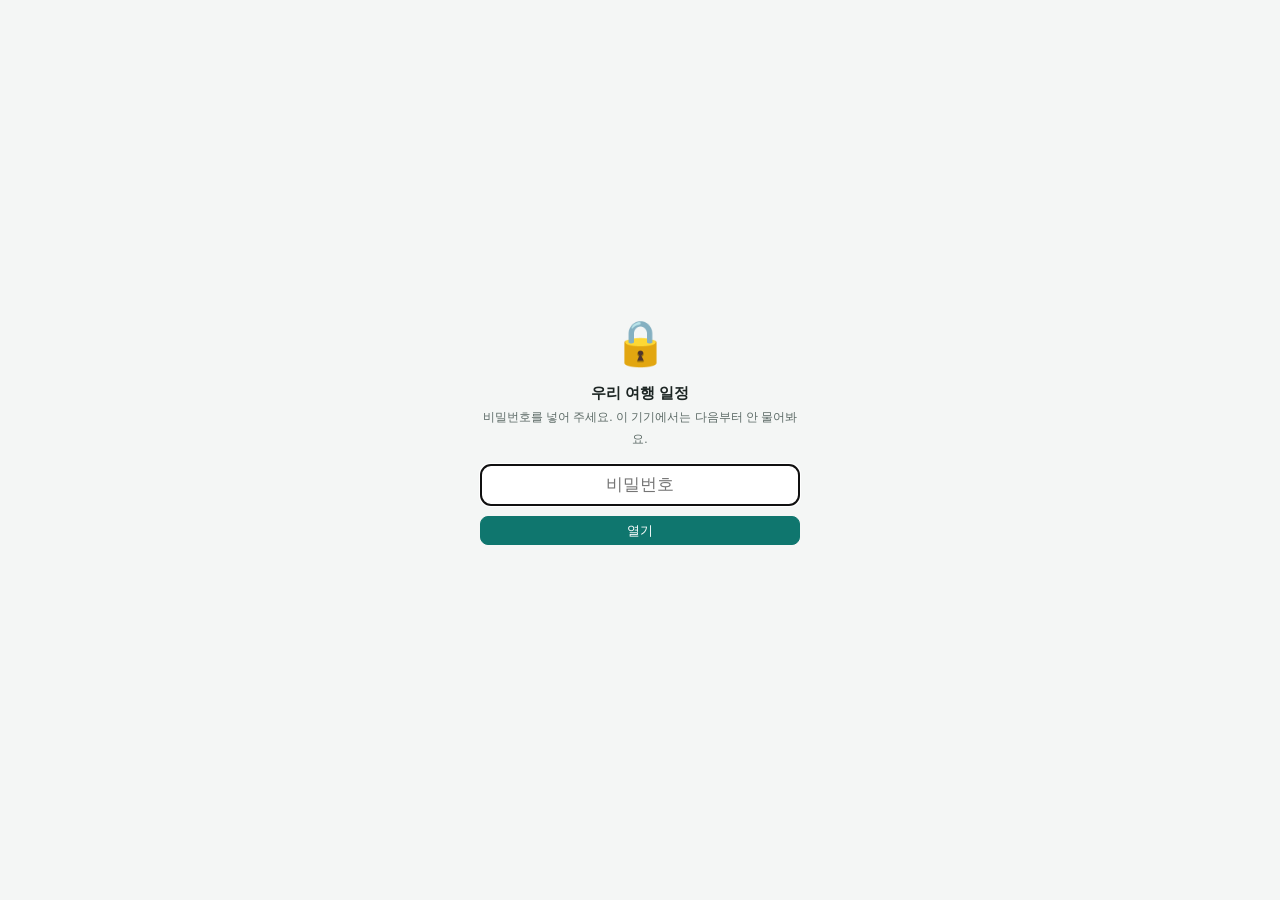
<file: travel/index.html>
<!doctype html>
<html lang="ko">
<head>
<meta charset="utf-8">
<meta name="viewport" content="width=device-width, initial-scale=1, viewport-fit=cover">
<meta name="theme-color" content="#0f766e">
<title>여행 일정</title>
<style>
:root{
  --bg:#f4f6f5; --card:#fff; --ink:#1c2523; --sub:#5d6b67; --line:#dde4e1;
  --accent:#0f766e; --accent-soft:#ddf1ee; --memo:#fff8dc; --memo-line:#ecdca0; --danger:#b42318;
}
@media (prefers-color-scheme:dark){
  :root{--bg:#121816; --card:#1b2421; --ink:#e8efec; --sub:#9aaba5; --line:#2b3733;
    --accent:#4fd1c1; --accent-soft:#183a35; --memo:#2b2812; --memo-line:#4d4619; --danger:#f97066;}
}
*{box-sizing:border-box}
html{-webkit-text-size-adjust:100%}
body{margin:0;background:var(--bg);color:var(--ink);
  font:15px/1.5 -apple-system,BlinkMacSystemFont,"Apple SD Gothic Neo","Noto Sans KR","Segoe UI",sans-serif;
  padding-bottom:calc(76px + env(safe-area-inset-bottom))}
header{position:sticky;top:0;z-index:20;background:var(--accent);color:#fff;padding:env(safe-area-inset-top) 0 0}
.bar{margin:0;padding:10px 16px 0;display:flex;align-items:center;gap:8px}
.bar h1{font-size:17px;margin:0;flex:1}
.tabs{margin:0;display:flex;gap:6px;overflow-x:auto;overscroll-behavior-x:contain;padding:8px 16px 6px;scrollbar-width:thin;scrollbar-color:rgba(255,255,255,.55) transparent}
.tabs::-webkit-scrollbar{height:5px}
.tabs::-webkit-scrollbar-track{background:transparent}
.tabs::-webkit-scrollbar-thumb{background:rgba(255,255,255,.55);border-radius:999px}
.tabs::-webkit-scrollbar-thumb:hover{background:rgba(255,255,255,.85)}
.tab{flex:none;border:0;border-radius:999px;padding:6px 14px;background:rgba(255,255,255,.18);color:#fff;font:inherit;font-size:14px;cursor:pointer}
.tab.on{background:#fff;color:#0f766e;font-weight:700}
.hbtn{border:0;background:rgba(255,255,255,.18);color:#fff;border-radius:8px;padding:6px 10px;font:inherit;font-size:13px;cursor:pointer}
.hbtn.on{background:#fff;color:#0f766e;font-weight:700}
main{max-width:1100px;margin:0 auto;padding:16px}
h2{font-size:20px;margin:4px 0 12px}
.info{background:var(--card);border:1px solid var(--line);border-radius:12px;padding:4px 14px;margin-bottom:14px}
.info div{display:flex;gap:12px;padding:8px 0;border-bottom:1px solid var(--line);font-size:14px}
.info div:last-child{border:0}
.info b{flex:none;width:72px;color:var(--accent)}
.info span{flex:1}
.row{display:grid;grid-template-columns:minmax(0,1.5fr) minmax(0,1fr);gap:12px;margin-bottom:10px;align-items:start}
@media (max-width:760px){.row{grid-template-columns:1fr;gap:6px}}
.side{display:flex;flex-direction:column;gap:8px;min-width:0}
.card{background:var(--card);border:1px solid var(--line);border-radius:12px;padding:12px 14px}
.stop{border-left:5px solid var(--accent)}
.stop .t{font-size:13px;color:var(--accent);font-weight:700}
.stop .n{font-size:17px;font-weight:700;margin:2px 0}
.pl{text-decoration:none;margin-left:4px}
.chip{display:inline-block;background:var(--accent-soft);color:var(--accent);border-radius:999px;padding:1px 10px;font-size:12.5px;font-weight:600}
.leg{background:transparent;border:1px dashed var(--line);margin-left:14px}
.leg .lt{font-weight:700;font-size:14px;margin-bottom:8px;display:flex;gap:8px;align-items:baseline;flex-wrap:wrap}
.leg .lt small{color:var(--sub);font-weight:400}
.opt{display:block;width:100%;text-align:left;background:var(--card);border:1.5px solid var(--line);border-radius:10px;padding:9px 11px;margin-bottom:7px;font:inherit;color:inherit;cursor:pointer}
.opt.sel{border-color:var(--accent);background:var(--accent-soft)}
.opt .h{display:flex;gap:8px;align-items:center;flex-wrap:wrap}
.opt .nm{font-weight:700}
.opt .tm{margin-left:auto;font-weight:700;color:var(--accent);white-space:nowrap}
.opt .rt{font-size:13px;color:var(--sub);margin-top:3px}
.opt .nt{font-size:12.5px;margin-top:3px;color:var(--sub)}
.wxd{display:flex;flex-wrap:wrap;gap:6px;align-items:center;margin:-2px 0 10px}.wxc{font-size:12.5px;background:var(--card,#fff);border:1px solid var(--line);border-radius:999px;padding:2px 8px;white-space:nowrap}.wxc b{font-weight:600}.wxd .chipbtn{font-size:12px}
.wxs{display:inline-block;font-size:12px;color:var(--sub);margin-left:8px;white-space:nowrap}
.nowb{display:block;width:100%;text-align:left;border:0;border-radius:12px;padding:10px 12px;margin:0 0 10px;background:#dcfce7;color:#14532d;font:inherit;font-size:14.5px;line-height:1.45;cursor:pointer}
.nowb .sub{color:#166534;opacity:.85}.nowb.other{background:var(--accent-soft);color:var(--accent);font-weight:700}
.row.nowc .card{box-shadow:0 0 0 2.5px #22c55e;}.row.nowc .card::before{content:'지금';display:inline-block;background:#22c55e;color:#fff;font-size:11px;font-weight:700;border-radius:6px;padding:0 6px;margin-bottom:4px}
.row.past{opacity:.55}.tdot{color:#22c55e;font-size:10px;vertical-align:1px}
.ttot{background:var(--accent-soft);color:var(--text,inherit);border-radius:10px;padding:8px 12px;margin:-4px 0 10px;font-size:14.5px}.ttot b{color:var(--accent)}
.optw{position:relative}
.chs{margin-top:10px}.chh{font-size:12px;color:var(--sub);margin-bottom:5px}.chn{font-size:13px;color:var(--sub);margin-top:2px}
.whentag{display:inline-block;font-size:11px;font-weight:600;color:var(--sub);border:1px dashed var(--line);border-radius:6px;padding:0 6px;margin-left:6px;vertical-align:1px}
.opt.hasmap{padding-right:78px}
.optblog{position:absolute;right:10px;bottom:42px;font-size:12.5px;font-weight:700;color:#03a94d;background:#e7f8ee;border-radius:999px;padding:2px 9px;text-decoration:none}
.opt.hasblog{padding-right:78px;min-height:66px}
.optmap{position:absolute;right:10px;bottom:16px;font-size:12.5px;font-weight:700;color:var(--accent);background:var(--accent-soft);border-radius:999px;padding:2px 9px;text-decoration:none}
.radio{width:16px;height:16px;border-radius:50%;border:2px solid var(--line);flex:none}
.opt.sel .radio{border-color:var(--accent);background:radial-gradient(var(--accent) 45%,transparent 50%)}
.memo{background:var(--memo);border-color:var(--memo-line);padding:8px}
.memo label{font-size:12px;color:var(--sub);display:block;margin-bottom:2px}
.row>.memo{align-self:stretch}
textarea,input[type=text],input[type=number],select{width:100%;font:inherit;color:inherit;background:transparent;border:0;resize:vertical;outline:none}
.memo textarea{min-height:56px;height:calc(100% - 20px)}
.side .memo textarea{height:auto}
.edit input[type=text],.edit input[type=number],.edit textarea.f,.edit select{background:var(--bg);border:1px solid var(--line);border-radius:6px;padding:5px 7px;margin:2px 0}
.edit textarea.f{min-height:44px}
.g2{display:grid;grid-template-columns:1fr 1fr;gap:6px}
.tools{display:flex;gap:6px;flex-wrap:wrap;margin-top:8px}
.btn{border:1px solid var(--line);background:var(--card);color:var(--ink);border-radius:8px;padding:4px 10px;font:inherit;font-size:13px;cursor:pointer;text-decoration:none;display:inline-block}
.btn.del{color:var(--danger)}
.btn.pri{background:var(--accent);color:#fff;border-color:var(--accent)}
.check{background:var(--card);border:1px solid var(--line);border-radius:12px;padding:6px 14px;margin-top:20px}
.check h3{margin:8px 0;font-size:16px}
.ck{display:flex;gap:10px;align-items:flex-start;padding:8px 0;border-top:1px solid var(--line)}
.ck input[type=checkbox]{width:20px;height:20px;margin-top:2px;accent-color:var(--accent);flex:none}
.ck.done span{text-decoration:line-through;color:var(--sub)}
.ck span{flex:1}
.src{font-size:12px;color:var(--sub);margin-top:16px}
footer{position:fixed;left:0;right:0;bottom:0;background:var(--card);border-top:1px solid var(--line);padding:10px 16px calc(10px + env(safe-area-inset-bottom));z-index:15}
footer div{max-width:1100px;margin:0 auto;display:flex;justify-content:space-between;gap:10px;align-items:baseline}
footer small{color:var(--sub)}
footer b{font-size:17px;color:var(--accent)}
dialog{border:1px solid var(--line);border-radius:12px;background:var(--card);color:var(--ink);max-width:440px;width:calc(100% - 32px)}
dialog textarea{border:1px solid var(--line);border-radius:8px;min-height:100px;padding:8px}
dialog input[type=text]{border:1px solid var(--line);border-radius:8px;padding:8px}
/* maps */
.mapwrap{min-width:0}
.mapbox{height:250px;border-radius:12px;overflow:hidden;border:1px solid var(--line);background:var(--bg)}
.mapbox iframe{width:100%;height:100%;border:0}
.mapbox.empty{display:flex;align-items:center;justify-content:center;text-align:center;padding:14px;color:var(--sub);font-size:13px;height:auto;min-height:90px}
.mapcap{font-size:12.5px;color:var(--sub);margin:4px 2px 0}
.mapcap a{color:var(--accent);font-weight:600;text-decoration:none}
.chipbtn{border:1.5px solid var(--line);background:var(--card);color:var(--ink);border-radius:999px;padding:5px 12px;font:inherit;font-size:13.5px;cursor:pointer}
.chipbtn.on{background:var(--accent-soft);border-color:var(--accent);color:var(--accent);font-weight:700}
.chips{display:flex;gap:6px;flex-wrap:wrap;align-items:center;margin:0 0 12px}
.chips small{color:var(--sub)}
.pbox{margin:12px 0}
.pbox>*+*{margin-top:8px}
.pbox input[type=text]{border:1px solid var(--line);border-radius:8px;padding:8px}
.pcard{margin-bottom:8px}
.ph{display:flex;gap:10px;align-items:center}
.pin{width:34px;height:34px;border-radius:50%;display:flex;align-items:center;justify-content:center;flex:none;font-size:18px}
.sub{color:var(--sub);font-size:13px}
.pcard textarea{border:1px solid var(--memo-line);background:var(--memo);border-radius:8px;padding:6px 8px;margin-top:8px;min-height:44px}
.jump{position:fixed;right:4px;top:50%;transform:translateY(-50%);z-index:30;display:flex;flex-direction:column;gap:1px;max-height:70vh;overflow-y:auto;background:rgba(255,255,255,.88);-webkit-backdrop-filter:blur(4px);backdrop-filter:blur(4px);border:1px solid #d7dedb;border-radius:10px;padding:3px;font-size:11px;box-shadow:0 2px 8px rgba(0,0,0,.12)}
.jump button{border:0;background:none;padding:3px 5px;border-radius:6px;text-align:left;white-space:nowrap;color:#2b3734;font:inherit;cursor:pointer;line-height:1.25}
.jump .nm{display:none;max-width:7.5em;overflow:hidden;text-overflow:ellipsis;vertical-align:bottom}
.jump.open .nm{display:inline-block;margin-left:4px}
.jump button.now{background:#fde68a}
.jump .jt{text-align:center;font-size:13px;color:#667}
.row{scroll-margin-top:120px}
.toast{position:fixed;left:50%;bottom:calc(90px + env(safe-area-inset-bottom));transform:translateX(-50%);background:#1c2523;color:#fff;padding:9px 16px;border-radius:999px;font-size:14px;z-index:50;max-width:90%}
gmp-place-autocomplete{width:100%}
.pkbar{height:10px;border-radius:99px;background:var(--line);overflow:hidden}
.pkbar div{height:100%;background:var(--accent);transition:width .25s}
.ck.done input[type=text]{text-decoration:line-through;color:var(--sub)}
.ck input[type=text]{padding:2px 0}
.cardtools{display:flex;gap:6px;flex-wrap:wrap;margin-top:8px}
.lt .btn{margin-left:auto}
.kind{display:inline-block;font-size:11.5px;font-weight:700;border:1px solid;border-radius:999px;padding:0 8px;margin-left:8px;vertical-align:1px}
.chips .btn{margin-left:auto}
/* 전체 요약 */
.sumwrap{overflow:auto;border:1px solid var(--line);border-radius:12px;background:var(--card);max-height:calc(100vh - 190px)}
table.sum{border-collapse:separate;border-spacing:0;font-size:12.5px;min-width:max-content}
table.sum th,table.sum td{border-right:1px solid var(--line);border-bottom:1px solid var(--line);padding:4px 6px;vertical-align:top;min-width:150px;max-width:190px}
table.sum thead th{position:sticky;top:0;z-index:3;background:var(--accent);color:#fff;text-align:center;cursor:pointer}
table.sum thead th.gor{background:#d97706}
table.sum thead tr:nth-child(2) th,table.sum thead tr:nth-child(2) td{position:sticky;top:44px;z-index:3;background:var(--memo);font-size:11.5px;font-weight:400}
table.sum th.hr{position:sticky;left:0;z-index:4;min-width:62px;max-width:62px;background:var(--bg);color:var(--sub);font-size:12px;text-align:center}
table.sum thead th.hr{z-index:5;background:var(--accent)}
table.sum tbody tr{height:46px}
table.sum td.blk{background:var(--accent-soft);cursor:pointer}
table.sum td.blk.fl{background:#dbeafe;color:#1e3a5f}
table.sum td.blk.fd{background:#fde7d6;color:#5b3412}
@media (prefers-color-scheme:dark){table.sum td.blk.fl{background:#1c3350;color:#cfe3ff}table.sum td.blk.fd{background:#4a3320;color:#ffe3cc}}
table.sum td.blk .tm{color:var(--sub);font-size:11px}
table.sum td.blk .lg{color:var(--accent);font-size:11.5px;margin-top:2px}
table.sum td.blk .ex{font-size:11.5px;margin-top:3px;border-top:1px dashed var(--line);padding-top:2px}
table.sum td.stay{cursor:pointer}
table.rt{border-collapse:collapse;width:100%;font-size:13px}
table.rt th{background:var(--accent-soft);color:var(--accent);text-align:left;padding:6px 8px;position:sticky;top:0}
table.rt td{padding:6px 8px;border-top:1px solid var(--line);vertical-align:top}
table.rt small{color:var(--sub)}
table.rt .ar{color:var(--accent);font-weight:700}
table.rt a{color:var(--accent);font-weight:600;text-decoration:none;white-space:nowrap}
#lock{position:fixed;inset:0;z-index:999;background:var(--bg,#f6f7f9);display:flex;align-items:center;justify-content:center;padding:20px}
#lock[hidden]{display:none}
.lockbox{width:100%;max-width:320px;text-align:center}
.lockbox input{width:100%;box-sizing:border-box;font-size:17px;padding:10px 12px;border:1px solid var(--line);border-radius:10px;text-align:center}
body.locked header,body.locked main{visibility:hidden}
</style>
</head>
<body>
<header>
  <div class="bar">
    <h1>✈️ 신혼여행 일정</h1>
    <button class="hbtn" id="syncBtn" title="설정 · 동기화">☁️</button>
    <button class="hbtn" id="editBtn">편집</button>
    <button class="hbtn" id="menuBtn">⋯</button>
  </div>
  <nav class="tabs" id="tabs"></nav>
</header>
<main id="app"></main>
<div id="lock" hidden><div class="lockbox">
  <div style="font-size:44px">🔒</div>
  <p style="margin:6px 0 14px"><b>우리 여행 일정</b><br><span class="src">비밀번호를 넣어 주세요. 이 기기에서는 다음부터 안 물어봐요.</span></p>
  <input type="password" id="lockpw" placeholder="비밀번호" autocomplete="current-password">
  <button class="btn pri" type="button" id="lockBtn" style="margin-top:10px;width:100%">열기</button>
  <p class="src" id="lockMsg" style="min-height:1.4em"></p>
</div></div>
<footer><div><small id="fl">교통비 합계 (2인)</small><b id="total"></b></div></footer>

<dialog id="dlg">
  <form method="dialog">
    <p style="margin-top:0"><b>☁️ GitHub 동기화</b></p>
    <input type="text" id="tok" placeholder="GitHub 토큰 (없으면 읽기 전용)" autocomplete="off">
    <p class="src" style="margin-top:6px">저장소 devsoominchae.github.io, Contents: Read and write 권한의 fine-grained 토큰. 이 기기 브라우저에만 저장돼요.</p>
    <div class="tools"><button class="btn pri" type="button" id="tokBtn">저장 · 지금 동기화</button></div>
    <hr style="border:0;border-top:1px solid var(--line);margin:14px 0">
    <p><b>🔒 비밀번호 잠금</b></p>
    <p class="src" style="margin-top:0">일정은 비밀번호로 암호화돼서 저장돼요. 바꾸면 다른 기기에서도 새 비밀번호를 다시 넣어야 해요 (토큰 필요).</p>
    <div class="tools"><button class="btn" type="button" id="pwBtn">비밀번호 바꾸기</button><button class="btn del" type="button" id="lockNowBtn">이 기기 잠그기</button></div>
    <hr style="border:0;border-top:1px solid var(--line);margin:14px 0">
    <p><b>백업 / 복구 / 초기화</b></p>
    <textarea id="json" spellcheck="false"></textarea>
    <div class="tools">
      <button class="btn" type="button" id="copyBtn">복사</button>
      <button class="btn pri" type="button" id="loadBtn">불러오기</button>
      <button class="btn del" type="button" id="resetBtn">다시 받기</button>
      <button class="btn" value="close">닫기</button>
    </div>
  </form>
</dialog>

<script>
const KEY='travel-plan-v1';
/* 일정 데이터는 페이지에 넣지 않아요 (공개 페이지라서). 비밀번호로 잠긴 travel.json 을 받아서 풀어요 */
const DEFAULT={days:[{id:'d0',tab:'🔒',title:'🔒 잠겨 있어요',info:[],items:[],check:[],src:''}],places:[]};
const DEFAULT_PACK=[
 ['필수 서류','여권 (유효기간 6개월 이상)'],['필수 서류','호주 ETA 승인 확인 (두 사람)'],['필수 서류','뉴질랜드 NZeTA / NZTD 입국신고'],['필수 서류','항공권 · 숙소 예약 확인서'],['필수 서류','여행자보험 증권'],['필수 서류','국제운전면허증 + 한국 면허증 (렌터카 시)'],
 ['결제 · 돈','해외결제 카드 (각자 1장)'],['결제 · 돈','현금 (AUD · NZD 소액)'],
 ['전자기기','eSIM · 로밍 설정'],['전자기기','휴대폰 충전기'],['전자기기','보조배터리 (기내 휴대)'],['전자기기','멀티 어댑터 (호주·뉴질랜드 Type I)'],['전자기기','이어폰'],
 ['의류 · 생활','우산 · 우비'],['의류 · 생활','선글라스 · 선크림'],['의류 · 생활','편한 신발'],['의류 · 생활','겉옷 (일교차)'],['의류 · 생활','세면도구'],['의류 · 생활','상비약'],
 ['기타','입국카드 작성용 볼펜'],['기타','지퍼백 · 비닐봉지']
].map(([cat,text])=>({cat,text,done:false}));
/* 기존 데이터에 지도 검색어(loc)·이동수단(mode)을 채워 주는 마이그레이션 */
const LOCS={};
function guessMode(n){
  if(/SkyBus|기차|트램|버스|901/.test(n))return'transit';
  if(/우버|택시|셔틀|Transfer|직행/.test(n))return'driving';
  if(/도보/.test(n))return'walking';
  return'transit';
}
/* 장소 종류 */
const KINDS=[['sight','📸 명소','#7c3aed'],['nature','🏞 자연·산책','#15803d'],['activity','🎟 체험·전망','#0369a1'],['restaurant','🍽 식당','#c2410c'],['cafe','☕ 카페','#92400e'],['market','🛍 시장·쇼핑','#be185d'],['hotel','🏨 숙소','#475569'],['airport','✈️ 공항·비행','#1d4ed8'],['station','🚉 역·정류장','#0f766e'],['tour','🚌 투어','#a16207'],['car','🚗 렌터카','#4d7c0f'],['etc','📌 기타','#64748b']];
const KMAP=Object.fromEntries(KINDS.map(([k,l,c])=>[k,{l,c}]));
function guessKind(it){
  const n=it.name||'', s=n+' '+(it.loc||'');
  if(/렌터카/.test(n))return'car';
  if(/[A-Z]{3}\s*→\s*[A-Z]{3}|입국|출국|공항 체크인|국내선 체크인|T1 체크인|체크인 · 출국/.test(n))return'airport';
  if(/투어|픽업|코치|미팅 장소|해산/.test(n))return'tour';
  if(/카페|Caf[eé]|Bagel|Pantry/i.test(n))return'cafe';
  if(/Market(s)?\b|시장|Arcade/.test(n)&&!/저녁 고르면/.test(n))return'market';
  if(/Gondola|Onsen|Skydeck|Tower Eye|Scenic World|Zoo|크루즈|건너기/i.test(n))return'activity';
  if(/저녁|점심|브런치|야식|아침|Dinner|Lunch|Restaurant|Noodles|Burger|Dining|Grill|Kitchen|Eatery|Bar\b/i.test(n))return'restaurant';
  if(/역 도착|역\b|Station(?! Pier)|하차|정류장/.test(n))return'station';
  if(/호텔|체크인|체크아웃|짐 맡기기|짐 찾기|기상/.test(n)||/Hotel|Hotels|Resort|Suites|Lodge|Inn\b|Motel/i.test(s)&&!/Track|Point|Lookout/.test(n))return'hotel';
  if(/Museum|Library|Chair|Cathedral|Church|Opera|Quay|Harbour|Wharf|Street|University|Shrine|Tunnel|Lighthouse|Bridge|Town|자유 시간/i.test(n))return'sight';
  if(/Track|Walk|Lake|Lookout|Beach|Falls|Park|Gardens?|Valley|Creek|Pass\b|Tree|Point|Head|Gorge|Steps|Apostles|London Bridge|Rock|Grotto|Arch|Archway|코알라|Reserve|전망대|호숫가/i.test(n))return'nature';
  return'etc';
}
/* 장소 선택지(choices): 식당처럼 여러 후보 중 고르는 장소. 고른 후보가 이름·지도·앞뒤 경로를 결정.
   when:{c:선택지 장소 cid, k:[후보 key...]} 인 일정은 그 후보를 골랐을 때만 보임. 후보에 away:true 면 그 자리는 경로에서 건너뜀 */
const selOpt=l=>l&&l.type==='leg'?(l.options[l.sel]||l.options[0]):null;
const chosen=it=>it&&it.choices&&it.choices.length?(it.choices[it.csel||0]||it.choices[0]):null;
function choiceKey(d,cid){return (chosen(d.items.find(x=>x.cid===cid))||{}).key}
const hidden=(d,it)=>!!(it.when&&!(it.when.k||[]).includes(choiceKey(d,it.when.c)));
/* 이동 선택지도 '식당 등 선택지'에 따라 보였다/숨었다: option.when={c:cid,k:[keys]} */
const optHidden=(d,o)=>!!(o&&o.when&&!(o.when.k||[]).includes(choiceKey(d,o.when.c)));
/* 고른 선택지에 맞게 이동 선택 자동 조정: 맞는(when 일치) 첫 이동 > 아무 조건 없는 첫 이동 */
function fixLegSel(d,cid){
  d.items.forEach(l=>{if(l.type!=='leg'||!l.options.length)return;
    const cur=l.options[l.sel];
    const linked=l.options.some(o=>o.when&&(!cid||o.when.c===cid));if(!linked)return;
    if(cid||!cur||optHidden(d,cur)){
      let k=l.options.findIndex(o=>o.when&&!optHidden(d,o));
      if(k<0)k=l.options.findIndex(o=>!optHidden(d,o));
      if(k>=0)l.sel=k;
    }});
}
const away=it=>!!(chosen(it)||{}).away;
const sName=it=>{const c=chosen(it);return c?`${it.name} · ${c.name}`:it.name};
const routable=(d,it)=>it.type==='stop'&&!hidden(d,it)&&!away(it);
function sLoc(d,k){const it=d.items[k],c=chosen(it);
  if(c&&c.loc)return{q:c.loc};
  return it.ll||it.loc?{q:it.loc,ll:it.ll}:null}
const qStr=x=>x?(x.ll?x.ll.lat+','+x.ll.lng:x.q):'';
const mapsQ=q=>`https://www.google.com/maps/search/?api=1&query=${enc(q)}`;
/* 네이버 블로그 검색: 영어(장소명) + 한글(kq) 두 가지 */
const naverQ=q=>`https://m.search.naver.com/search.naver?ssc=tab.m_blog.all&sm=mtb_jum&query=${enc(q)}`;
const blogQs=it=>{const ch=chosen(it);const en=((ch&&ch.name)||it.eq||(it.loc||'').split(',')[0]||it.name||'').replace(/\s*\(.*?\)\s*/g,' ').trim();
  const ko=((ch&&ch.kq)||it.kq||'').trim();return {en,ko}};
/* 식당을 아직 안 정한 식사 칸(점심·저녁 (지역) / 자유식사): 지역 이름 + '맛집'으로 검색 */
const MEAL_RE=/^(아침|점심|저녁|브런치|야식)(\s*\(.*\))?$|자유\s*(식사|시간)/;
const isMealSlot=it=>it.kind==='restaurant'&&!chosen(it)&&MEAL_RE.test((it.name||'').trim());
const matjip=t=>{t=(t||'').replace(/\b(restaurants?|food|eats?)\b/gi,'').replace(/맛집/g,'').replace(/\s+/g,' ').trim();return t?t+' 맛집':''};
/* 선택지(식당 후보 등)마다 네이버 블로그: 영어 이름 | 한글 이름 */
const choiceBlogURL=c=>{const en=(c.eq||c.name||'').replace(/\s*\(.*?\)\s*/g,' ').trim(),ko=(c.kq||'').trim();
  const q=en&&ko&&ko!==en?`${en} | ${ko}`:(ko||en);return q?naverQ(q):''};
const blogBtns=it=>{let {en,ko}=blogQs(it);
  if(isMealSlot(it)){const area=(/\((.+?)\)/.exec(it.name)||[])[1];
    en=matjip(it.eq||(it.loc||'').split(',')[0]||area);ko=matjip(it.kq||'')}
  if(!en&&!ko)return'';
  /* 네이버 OR 검색: 영어 이름 | 한글 이름 */
  const q=en&&ko&&ko!==en?`${en} | ${ko}`:(ko||en);
  return `<a class="btn" target="_blank" rel="noopener" href="${esc(naverQ(q))}">📝 네이버 블로그</a>`};
const mapsURL=(it,d,k)=>mapsQ(d?qStr(sLoc(d,k)):(it.ll?it.ll.lat+','+it.ll.lng:it.loc));
function kindChip(it){const k=KMAP[it.kind||'etc']||KMAP.etc;return `<span class="kind" style="color:${k.c};border-color:${k.c}55;background:${k.c}14">${k.l}</span>`}
function dayRouteURL(d){
  const pts=[];d.items.forEach((it,k)=>{if(!routable(d,it))return;const q=qStr(sLoc(d,k));if(q&&pts[pts.length-1]!==q)pts.push(q)});
  if(pts.length<2)return'';
  let mid=pts.slice(1,-1);if(mid.length>9){const step=mid.length/9;mid=Array.from({length:9},(_,i)=>mid[Math.floor(i*step)])}
  return `https://www.google.com/maps/dir/?api=1&origin=${enc(pts[0])}&destination=${enc(pts[pts.length-1])}`+(mid.length?`&waypoints=${enc(mid.join('|'))}`:'');
}
function migrate(o){
  if(!o.pack)o.pack=DEFAULT_PACK.map(x=>({...x}));
  if(!o.shop)o.shop=[];
  o.days.forEach(d=>d.items.forEach(it=>{
    if(it.type==='stop'&&it.loc===undefined){const k=Object.keys(LOCS).find(k=>it.name.includes(k));it.loc=k?LOCS[k]:''}
    if(it.type==='stop'&&!it.kind)it.kind=guessKind(it);
    if(it.type==='leg')it.options.forEach(op=>{if(!op.mode)op.mode=guessMode(op.name)});
  }));
  return o;
}

let S, cur=0, editing=false, view='day', editIdx=null, pkTodo=false, kindF='';
const $=s=>document.querySelector(s);
const clone=o=>JSON.parse(JSON.stringify(o));
const enc=encodeURIComponent;
const esc=s=>String(s??'').replace(/[&<>"]/g,c=>({'&':'&amp;','<':'&lt;','>':'&gt;','"':'&quot;'}[c]));
function load(){try{const r=localStorage.getItem(KEY);if(r)return JSON.parse(r)}catch(e){}return clone(DEFAULT)}
function persist(){try{localStorage.setItem(KEY,JSON.stringify(S))}catch(e){}}
function save(){S.updatedAt=Date.now();persist();dirty=true;schedulePush()}
S=migrate(load()); try{cur=Math.min(+localStorage.getItem(KEY+'-cur')||0,S.days.length-1)}catch(e){}
function toast(m){const t=document.createElement('div');t.className='toast';t.textContent=m;document.body.appendChild(t);setTimeout(()=>t.remove(),2200)}

const curSym=()=>(S&&S.days[cur]&&S.days[cur].cur)||'A$';
const fmtN=n=>(Math.round(n*100)/100).toString().replace(/\.(\d)$/,'.$10');
const fmt=n=>curSym()+fmtN(n);
function costText(o){
  const a=+o.min||0,b=+o.max||0;
  if(!a&&!b)return '무료';
  return a===b?fmt(a):fmt(a)+'~'+fmtN(b);
}
function totals(d){
  let a=0,b=0;
  d.items.forEach(i=>{if(i.type==='leg'&&!hidden(d,i)&&i.options[i.sel]){a+=+i.options[i.sel].min||0;b+=+i.options[i.sel].max||0}});
  return [a,b];
}
function updTotal(){
  if(view==='sum'){let a=0,b=0;S.days.forEach(d=>{if((d.cur||'A$')==='A$'){const t=totals(d);a+=t[0];b+=t[1]}});$('#total').textContent='A$'+fmtN(a)+(b!==a?' ~ '+fmtN(b):'');$('#fl').textContent='전체 선택 옵션 교통비 합계 (A$ 구간, 2인)';return}
  if(view==='pack'){$('#total').textContent=S.pack.filter(x=>x.done).length+' / '+S.pack.length;$('#fl').textContent='준비물 챙김';return}
  if(view==='shop'){$('#total').textContent=S.shop.filter(x=>x.done).length+' / '+S.shop.length;$('#fl').textContent='쇼핑리스트 산 것';return}
  const [a,b]=totals(S.days[cur]);
  $('#total').textContent=a===b?fmt(a):fmt(a)+' ~ '+fmtN(b);
  $('#fl').textContent=S.days[cur].tab+' 선택 옵션 교통비 (2인'+(curSym()!=='A$'?', '+curSym():'')+')';
}

/* ================= 지도 링크 (API 키 없이 구글 지도 길찾기 링크·임베드만 사용) ================= */
const DIRFLG={driving:'d',walking:'w',transit:'r'};
const ptStr=x=>x.ll?`${x.ll.lat},${x.ll.lng}`:x.q;
const curMode=l=>(l.options[l.sel]&&l.options[l.sel].mode)||'transit';

function ends(d,i){
  const leg=d.items[i];let a=null,b=null;
  for(let k=i-1;k>=0;k--)if(routable(d,d.items[k])){a=k;break}
  for(let k=i+1;k<d.items.length;k++)if(routable(d,d.items[k])){b=k;break}
  const o=selOpt(leg);
  const from=leg.from?{q:leg.from}:(a!==null?sLoc(d,a):null);
  const to=o&&o.place?{q:o.place}:leg.to?{q:leg.to}:(b!==null?sLoc(d,b):null);
  if(!from||!to||ptStr(from)===ptStr(to))return null; /* 같은 곳이면 지도 없음 (세계지도 방지) */
  return {from,to};
}
/* 지도를 못 띄울 때 이유 */
function noMapWhy(d,i){
  let a=null,b=null;
  for(let k=i-1;k>=0;k--)if(routable(d,d.items[k])){a=k;break}
  for(let k=i+1;k<d.items.length;k++)if(routable(d,d.items[k])){b=k;break}
  if(a!==null&&b!==null){const x=sLoc(d,a),y=sLoc(d,b);if(x&&y&&ptStr(x)===ptStr(y))return '📍 앞·뒤가 같은 장소예요 · 이동 없이 바로 이어져요'}
  return "앞·뒤 장소의 '지도 검색어'를 넣으면 길 안내 지도가 나와요 (✏️ 이동 수정 → 앞뒤 장소의 지도 검색어)";
}
/* 가까운 거리 안내: 좌표가 있으면 직선거리, 없으면 선택한 이동의 소요 시간으로 */
function nearNote(e,leg){
  const A=e.from.ll,B=e.to.ll;
  if(A&&B){const R=6371e3,r=Math.PI/180,dl=(B.lat-A.lat)*r,dg=(B.lng-A.lng)*r;
    const m=2*R*Math.asin(Math.sqrt(Math.sin(dl/2)**2+Math.cos(A.lat*r)*Math.cos(B.lat*r)*Math.sin(dg/2)**2));
    if(m<400)return `🚶 가까워요 · 약 ${Math.round(m/10)*10}m (걸어서 ${Math.max(1,Math.round(m/80))}분)`}
  const o=selOpt(leg),t=String((o&&o.dur)||'');
  if(o&&(o.mode||guessMode(o.name||''))==='walking'&&/바로/.test(t)||o&&(o.mode||guessMode(o.name||''))==='walking'&&(!/시간/.test(t)&&+((/(\d+)\s*분/.exec(t)||[])[1]||99)<=5))return '🚶 가까워요 · '+t;
  return '';
}
/* 이동 출발 시각: 그 날짜(탭의 M/D) + 이동의 출발 시간 → 대중교통 길찾기를 '지금'이 아니라 실제 출발 시각 기준으로 */
function legWhen(d,leg){
  const t=/(\d{1,2}):(\d{2})/.exec((leg&&leg.depart)||''),md=/(\d{1,2})\/(\d{1,2})/.exec(d.tab||d.title||'');
  if(!t||!md)return null;
  return {y:d.year||new Date().getFullYear(),mo:+md[1],da:+md[2],h:+t[1],mi:+t[2]};
}
const p2=n=>String(n).padStart(2,'0');
/* 구글 지도 data 파라미터: !6e0 = 출발 시각 기준, !8j = 현지 시각(UTC로 적은 초), !3e3 = 대중교통 */
const dirLink=(e,m,w)=>{
  if(m==='transit'&&w){const ts=Date.UTC(w.y,w.mo-1,w.da,w.h,w.mi)/1000;
    return `https://www.google.com/maps/dir/${enc(ptStr(e.from))}/${enc(ptStr(e.to))}/data=!4m6!4m5!2m3!6e0!7e2!8j${ts}!3e3`}
  return `https://www.google.com/maps/dir/?api=1&origin=${enc(ptStr(e.from))}&destination=${enc(ptStr(e.to))}&travelmode=${m}`};
const embedURL=(e,m,w)=>`https://maps.google.com/maps?saddr=${enc(ptStr(e.from))}&daddr=${enc(ptStr(e.to))}&dirflg=${DIRFLG[m]}`+
  (m==='transit'&&w?`&ttype=dep&date=${p2(w.mo)}/${p2(w.da)}/${String(w.y).slice(2)}&time=${p2(w.h)}:${p2(w.mi)}`:'')+`&hl=ko&output=embed`;

const mapCache=new Map(), routeCache=new Map();
function makeEntry(){
  const el=document.createElement('div');el.className='mapwrap';
  el.innerHTML='<div class="mapbox"></div><div class="mapcap"></div>';
  const ent={el,box:el.firstChild,cap:el.lastChild,map:null,lines:[],pins:[],places:[],vis:false,busy:false,again:false,sig:'',failSig:'',info:'',iw:null};
  ent.io=new IntersectionObserver(es=>{if(es.some(x=>x.isIntersecting)){ent.vis=true;refreshEntry(ent)}},{rootMargin:'300px'});
  ent.io.observe(el);
  return ent;
}
function renderCap(ent){
  const pre=[ent.note,ent.info].filter(Boolean).map(esc).join(' · ');
  ent.cap.innerHTML=(pre?pre+'<br>':'')+`<a href="${esc(ent.link)}" target="_blank" rel="noopener">구글 지도 앱에서 열기 ↗</a>`+
    `<br><small class="sub">지도에 위치가 안 잡히거나 넓은 지도만 보이면 구글이 장소를 못 찾은 거예요 → ✏️ 앞뒤 장소의 지도 검색어(주소)를 고쳐 주세요</small>`;
}
function showEntry(ent,e,mode,w,note){
  ent.note=note||'';ent.e=e;ent.mode=mode;ent.w=w||null;ent.link=dirLink(e,mode,ent.w);renderCap(ent);
  if(ent.vis)refreshEntry(ent);
}
function fallback(ent,msg){
  const src=embedURL(ent.e,ent.mode,ent.w);
  ent.failSig=ent.sig;ent.map=null;ent.lines=[];ent.pins=[];ent.places=[];
  if(!ent.box.querySelector('iframe[src="'+src+'"]'))ent.box.innerHTML=`<iframe loading="lazy" referrerpolicy="no-referrer-when-downgrade" src="${esc(src)}"></iframe>`;
  ent.info=msg?'⚠️ '+msg:'';renderCap(ent);
}
function refreshEntry(ent){
  const sig=`${ptStr(ent.e.from)}>${ptStr(ent.e.to)}>${ent.mode}>${ent.w?JSON.stringify(ent.w):''}`;
  if(ent.sig===sig&&ent.box.querySelector('iframe'))return;
  ent.sig=sig;fallback(ent,'');
}
function attachMaps(){
  const d=S.days[cur];
  document.querySelectorAll('[data-slot]').forEach(slot=>{
    const i=+slot.dataset.i,key=slot.dataset.k;
    let ent=mapCache.get(key);
    if(!ent){ent=makeEntry();mapCache.set(key,ent)}
    slot.appendChild(ent.el);
    const e=ends(d,i);if(e)showEntry(ent,e,curMode(d.items[i]),legWhen(d,d.items[i]),nearNote(e,d.items[i]));
  });
}

/* ================= 준비물 ================= */
function renderPack(){
  const items=S.pack,total=items.length,done=items.filter(x=>x.done).length;
  const cats=[...new Set(items.map(x=>x.cat))];
  let h=`<h2>🧳 준비물</h2><div class="card"><div class="pkbar"><div style="width:${total?Math.round(done/total*100):0}%"></div></div>
    <div class="sub" style="margin-top:6px">${done} / ${total} 챙김</div>
    <div class="chips" style="margin:8px 0 0"><button class="chipbtn ${pkTodo?'on':''}" data-pkfilter>남은 것만 보기</button><button class="btn" data-pkclear>모두 체크 해제</button></div></div>
    <div class="card pbox"><div class="g2"><input type="text" id="pkcat" list="pkcats" placeholder="분류 (예: 전자기기)"><input type="text" id="pktext" placeholder="준비물 이름"></div>
    <datalist id="pkcats">${cats.map(c=>`<option value="${esc(c)}">`).join('')}</datalist>
    <div class="tools" style="margin-top:0"><button class="btn pri" data-pkadd>＋ 추가</button></div></div>`;
  cats.forEach(c=>{
    const all=items.filter(x=>x.cat===c);
    const g=items.map((x,i)=>({x,i})).filter(o=>o.x.cat===c&&(!pkTodo||!o.x.done));
    if(!g.length)return;
    h+=`<div class="check" style="margin-top:12px"><h3>${esc(c)} <small class="sub">${all.filter(x=>x.done).length}/${all.length}</small></h3>`+
      g.map(({x,i})=>`<div class="ck ${x.done?'done':''}"><input type="checkbox" data-pk="${i}" ${x.done?'checked':''}>
        <input type="text" data-root="s" data-p="pack.${i}.text" value="${esc(x.text)}"><button class="btn del" data-pkdel="${i}">✕</button></div>`).join('')+`</div>`;
  });
  if(!items.length)h+=`<p class="sub">준비물을 추가해 보세요.</p>`;
  return h;
}

/* ================= 쇼핑리스트 (여행 전체) ================= */
/* 여행에 나오는 나라·도시 (날씨 지역 기준): 나라 쇼핑리스트 | 도시 쇼핑리스트 블로그 검색 */
function tripPlaces(){const m=new Map();
  S.days.forEach(d=>(d.wx||[]).forEach(w=>{const c=w.lon>=160?'뉴질랜드':'호주';if(!m.has(c))m.set(c,new Set());const n=(w.n||'').trim();if(n&&n!==c)m.get(c).add(n)}));
  return m}
function renderShop(){
  const items=S.shop,total=items.length,done=items.filter(x=>x.done).length;
  let h=`<h2>🎁 쇼핑리스트</h2><div class="card"><div class="pkbar"><div style="width:${total?Math.round(done/total*100):0}%"></div></div>
    <div class="sub" style="margin-top:6px">${done} / ${total}</div>
    <div class="chips" style="margin:8px 0 0">`;
  tripPlaces().forEach((cities,c)=>{
    const q=[`${c} 쇼핑리스트`,...[...cities].map(n=>`${n} 쇼핑리스트`)].join(' | ');
    h+=`<a class="btn" target="_blank" rel="noopener" href="${esc(naverQ(q))}">📝 ${esc(c)} 쇼핑리스트 블로그</a>`});
  h+=`</div></div>
    <div class="card pbox"><div class="g2"><input type="text" id="shtext" placeholder="살 것 (예: 마누카꿀)"><input type="text" id="shwhere" placeholder="어디서 (예: Chemist Warehouse)"></div>
    <div class="tools" style="margin-top:0"><button class="btn pri" data-shadd>＋ 추가</button></div></div><div class="check" style="margin-top:12px">`;
  h+=items.map((x,i)=>`<div class="ck ${x.done?'done':''}" style="flex-wrap:wrap"><input type="checkbox" data-sh="${i}" ${x.done?'checked':''}>
      <input type="text" data-root="s" data-p="shop.${i}.text" value="${esc(x.text)}" style="flex:1 1 40%"><button class="btn del" data-shdel="${i}">✕</button>
      <div style="flex-basis:100%;display:flex;gap:6px;align-items:center;padding-left:26px"><small>📍</small><input type="text" data-root="s" data-p="shop.${i}.where" value="${esc(x.where||'')}" placeholder="어디서 살 수 있나" style="flex:1;font-size:.85em">
      ${x.kq?`<a class="btn" target="_blank" rel="noopener" href="${esc(naverQ(x.kq))}">📝</a>`:''}</div></div>`).join('');
  h+=`</div>`;
  if(!items.length)h+=`<p class="sub">살 것을 추가해 보세요.</p>`;
  return h;
}

/* ================= 렌더링 ================= */
function renderTabs(){
  const tb=$('#tabs'),keep=tb.scrollLeft;
  tb.innerHTML=`<button class="tab ${view==='sum'?'on':''}" data-view="sum">📋 전체</button>`+S.days.map((d,i)=>`<button class="tab ${view==='day'&&i===cur?'on':''}" data-tab="${i}">${sameDay(dayDate(d),new Date())?'<span class="tdot">●</span> ':''}${esc(d.tab)}</button>`).join('')+
    `<button class="tab ${view==='pack'?'on':''}" data-view="pack">🧳 준비물</button><button class="tab ${view==='shop'?'on':''}" data-view="shop">🎁 쇼핑</button><button class="tab" data-addday>＋ 날짜</button>`;

  tb.scrollLeft=keep;
  const on=tb.querySelector('.tab.on');
  if(on){const l=on.offsetLeft-tb.offsetLeft,r=l+on.offsetWidth;if(l<tb.scrollLeft+16)tb.scrollLeft=l-16;else if(r>tb.scrollLeft+tb.clientWidth-16)tb.scrollLeft=r-tb.clientWidth+16}
}
$('#tabs').addEventListener('wheel',e=>{if(Math.abs(e.deltaY)>Math.abs(e.deltaX)){e.currentTarget.scrollLeft+=e.deltaY;e.preventDefault()}},{passive:false});
function ctrl(i,n,extra=''){
  return `<div class="tools"><button class="btn" data-mv="${i},-1" ${i===0?'disabled':''}>↑</button>
  <button class="btn" data-mv="${i},1" ${i===n-1?'disabled':''}>↓</button>
  <button class="btn" data-addstop="${i}">＋장소</button><button class="btn" data-addleg="${i}">＋이동</button>
  <button class="btn del" data-delitem="${i}">삭제</button>${extra}</div>`;
}
const MODES=[['transit','🚆 대중교통'],['driving','🚗 차량(택시·우버·셔틀)'],['walking','🚶 도보']];
function memo(p,v){return `<div class="card memo"><label>📝 메모</label><textarea data-p="${p}.memo" placeholder="여기에 메모…">${esc(v)}</textarea></div>`}
/* 새 이동은 도보·대중교통·우버 3가지로 자동 생성. 새 장소를 넣으면 앞뒤 이동도 새로 만들어요 */
const defOpts=()=>[['도보','walking'],['대중교통','transit'],['우버','driving']].map(([name,mode])=>({name,route:'',dur:'',min:0,max:0,note:'',mode}));
const newLeg=()=>({type:'leg',title:'새 이동',depart:'',memo:'',sel:0,options:defOpts()});
function resetLeg(l){l.options=defOpts();l.sel=0;delete l.from;delete l.to}
/* 같은 장소인지 (주소 글자 비교, 좌표 있으면 좌표) — 같은 곳끼리는 이동 칸을 만들지 않음 */
const normLoc=it=>String((it&&it.loc)||'').toLowerCase().replace(/[^a-z0-9가-힣]/g,'');
function sameLoc(a,b){
  if(!a||!b||a.type!=='stop'||b.type!=='stop')return false;
  if(a.ll&&b.ll)return Math.abs(a.ll.lat-b.ll.lat)<2e-4&&Math.abs(a.ll.lng-b.ll.lng)<2e-4;
  const x=normLoc(a),y=normLoc(b);return !!x&&x===y;
}
function fixAround(d,k){
  const pv=d.items[k-1];
  if(pv&&pv.type==='stop'&&!sameLoc(pv,d.items[k])){d.items.splice(k,0,newLeg());k++}
  else if(pv&&pv.type==='leg')resetLeg(pv);
  const nx=d.items[k+1];
  if(nx&&nx.type==='stop'&&!sameLoc(d.items[k],nx))d.items.splice(k+1,0,newLeg());
  else if(nx&&nx.type==='leg')resetLeg(nx);
  return k;
}
/* 이동 제목은 번호 대신 앞·뒤 장소 이름으로 자동 표시 */
const shortN=it=>{const c=chosen(it);return String(c?c.name:(it.name||'')).replace(/\s*[（(][^)）]*[)）]/g,'').trim()};
function legLabel(d,i){
  let a=null,b=null;
  for(let k=i-1;k>=0;k--)if(routable(d,d.items[k])){a=k;break}
  for(let k=i+1;k<d.items.length;k++)if(routable(d,d.items[k])){b=k;break}
  return (a!==null?shortN(d.items[a]):'?')+' → '+(b!==null?shortN(d.items[b]):'?');
}
function appendStop(d,stop){
  d.items.push(stop);
  fixAround(d,d.items.length-1);
}

/* ================= 전체 요약 (시간표 + 이동 동선) ================= */
const tmins=t=>[...String(t||'').replace(/\d+\/\d+\s+/,'').matchAll(/(\d{1,2}):(\d{2})/g)].map(m=>+m[1]*60+ +m[2]);
const WDK='일월화수목금토';
/* ---- 오늘 · 지금 일정 표시 ---- */
const sameDay=(a,b)=>a&&b&&a.getFullYear()===b.getFullYear()&&a.getMonth()===b.getMonth()&&a.getDate()===b.getDate();
const todayIdx=()=>S.days.findIndex(d=>sameDay(dayDate(d),new Date()));
function stopRange(d,it){
  let t=String(it.time||'');const pm=/^(\d+)\/(\d+)\s+/.exec(t);
  if(pm){const dd=dayDate(d);if(dd&&(+pm[1]!==dd.getMonth()+1||+pm[2]!==dd.getDate()))return null;t=t.slice(pm[0].length)}
  const ts=[...t.matchAll(/(\d{1,2}):(\d{2})/g)].map(m=>+m[1]*60+ +m[2]);if(!ts.length)return null;
  let s=ts[0],e=ts.length>1?ts[1]:null;if(e!==null&&e<s)e+=1440;
  if(e===null){const m=durMin(it.stay);e=s+(m||0)}
  return{s,e}}
/* 기기 시계 시간대가 안 바뀌어도 각 장소의 현지 시각으로 비교 (날씨 지역 경도로 시간대 판단) */
const tzOfLon=lon=>lon==null?null:(lon>=160?'Pacific/Auckland':'Australia/Sydney');
function nowMinTZ(tz){const now=new Date();if(!tz)return now.getHours()*60+now.getMinutes();
  try{const p=new Intl.DateTimeFormat('en-GB',{timeZone:tz,hour:'2-digit',minute:'2-digit',hour12:false}).formatToParts(now);
    const g=t=>+p.find(x=>x.type===t).value;return (g('hour')%24)*60+g('minute')}catch(e){return now.getHours()*60+now.getMinutes()}}
function nowState(d){
  const st=[];let ptz=null;d.items.forEach((it,i)=>{if(it.type!=='stop'||hidden(d,it))return;
    const w=(d.wx||[])[it.wr];const tz=(w&&it.wr>=0)?tzOfLon(w.lon):ptz;if(tz)ptz=tz;
    const r=stopRange(d,it);if(r)st.push({i,it,...r,N:nowMinTZ(tz)})});
  if(!st.length)return null;
  for(let k=0;k<st.length;k++){const a=st[k],N=a.N;
    if(N>=a.s&&N<Math.max(a.e,a.s+1))return{N,cur:a.i,kind:'stop',a,next:st[k+1]};
    const b=st[k+1];if(b&&N>=a.e&&b.N<b.s){const leg=d.items.slice(a.i+1,b.i).findIndex(x=>x.type==='leg'&&!hidden(d,x));return{N:b.N,cur:leg>=0?a.i+1+leg:a.i,kind:'move',a,next:b}}}
  if(st[0].N<st[0].s)return{N:st[0].N,cur:null,kind:'before',next:st[0]};
  return{N:st[st.length-1].N,cur:null,kind:'done'}}
const hhmm=N=>String(Math.floor(N/60)%24).padStart(2,'0')+':'+String(N%60).padStart(2,'0');
function applyNow(){
  const bar=document.getElementById('nowbar');if(!bar||view!=='day')return;
  const d=S.days[cur];document.querySelectorAll('.row.nowc,.row.past').forEach(r=>r.classList.remove('nowc','past'));
  if(!sameDay(dayDate(d),new Date())){const t=todayIdx();bar.innerHTML=t>=0?`<button class="nowb other" data-tab="${t}">📍 오늘 일정 보기 (${esc(S.days[t].tab)})</button>`:'';return}
  const x=nowState(d);if(!x){bar.innerHTML='';return}
  const nm=it=>esc(sName(it));let msg='';
  if(x.kind==='stop')msg=`<b>지금</b> ${nm(x.a.it)} <span class="sub">${hhmm(x.a.s)}~${hhmm(x.a.e)}</span>`+(x.next?`<br><span class="sub">다음 ${hhmm(x.next.s)} · ${nm(x.next.it)}</span>`:'');
  else if(x.kind==='move'){const l=d.items[x.cur],o=l&&l.type==='leg'?selOpt(l):null;msg=`<b>이동 중</b> → ${nm(x.next.it)} <span class="sub">${hhmm(x.next.s)} 도착 예정</span>`+(o?`<br><span class="sub">${esc(o.name)}${o.dur?' · '+esc(o.dur):''}</span>`:'')}
  else if(x.kind==='before')msg=`<b>오늘 첫 일정</b> ${hhmm(x.next.s)} · ${nm(x.next.it)}`;
  else msg=`<b>오늘 일정 끝</b> · 푹 쉬어요 🌙`;
  bar.innerHTML=`<button class="nowb" ${x.cur!==null?`data-gonow="${x.cur}"`:''}>🟢 <span class="sub">${hhmm(x.N)}</span> ${msg}</button>`;
  document.querySelectorAll('#app .row[data-ri]').forEach(r=>{const i=+r.dataset.ri;
    if(x.cur!==null&&i===x.cur)r.classList.add('nowc');
    else if(x.kind==='done'||(x.cur!==null&&i<x.cur))r.classList.add('past')});
}
function gotoToday(){const t=todayIdx();if(t>=0){cur=t;view='day'}return t>=0}
setInterval(()=>{if(!document.hidden&&!locked&&!editing)applyNow()},60000);
function dayDate(d){const m=/(\d+)\/(\d+)/.exec(d.tab);return m?new Date(2026,+m[1]-1,+m[2]):null}
/* 시간 칸(09:30~10:00)과 머무는 시간(30분)을 서로 연동. 한쪽을 고치면 다른 쪽이 따라 바뀜.
   '~'로 끝나는 범위나 시작 시각만 있는 경우에만 (비행 '→'·'약'이 붙은 대략 시간·범위 '30~45분'은 건드리지 않음) */
const hmMin=t=>{const m=/(\d{1,2}):(\d{2})/.exec(t);return m?+m[1]*60+ +m[2]:null};
const fmtHM=m=>String(Math.floor(m/60)%24).padStart(2,'0')+':'+String(m%60).padStart(2,'0');
function stayMin(t){
  t=String(t||'');if(/[~-]/.test(t))return null;
  const h=/(\d+)\s*시간/.exec(t),m=/(\d+)\s*분/.exec(t);
  return h||m?(h?+h[1]*60:0)+(m?+m[1]:0):null;
}
const stayText=m=>m<60?`${m}분`:`${Math.floor(m/60)}시간${m%60?' '+(m%60)+'분':''}`;
function linkTimeStay(it,field,idx){
  if(!it||it.type!=='stop')return;
  const tm=/^\s*(\d{1,2}:\d{2})\s*(?:~\s*(\d{1,2}:\d{2})?)?\s*$/.exec(String(it.time||''));
  const setDom=(k,v)=>{const el=document.querySelector(`[data-p="items.${idx}.${k}"]`);if(el)el.value=v};
  if(field==='stay'){
    const m=stayMin(it.stay);
    if(tm&&m>0){it.time=tm[1]+'~'+fmtHM(hmMin(tm[1])+m);setDom('time',it.time)}
  }else if(tm&&tm[2]){
    const m=hmMin(tm[2])-hmMin(tm[1]);
    if(m>0){it.stay=stayText(m);setDom('stay',it.stay)}
  }
}
/* 시간 자동 이어붙이기: 앞 일정이 끝나는 시각 + 선택한 이동 시간 = 다음 일정 시작.
   이동 시간이 범위(10~15분)면 보수적으로 큰 쪽을 써요. 🔒 시간 고정·비행(→) 일정은 안 움직이고, 그 끝 시각부터 다시 이어붙여요.
   from 번호까지는 기준(고정)으로 보고 그 뒤만 다시 계산. 고정 일정을 만나면 거기서 멈춤 (all=true면 하루 끝까지) */
function durMin(t){
  t=String(t||'').replace(/[（(].*?[)）]/g,'');
  const mm=x=>({h:(/(\d+(?:\.\d+)?)\s*시간/.exec(x)||[])[1],m:(/(\d+)\s*분/.exec(x)||[])[1]});
  let H,M;
  if(t.includes('~')){const[l,r]=t.split('~'),L=mm(l),R=mm(r);H=R.h!==undefined?R.h:L.h;M=R.m!==undefined?R.m:(R.h!==undefined?undefined:(/(\d+)\s*$/.exec(r.trim())||[])[1])}
  else{const o=mm(t);H=o.h;M=o.m}
  if(H===undefined&&M===undefined)return null;
  return Math.round((+H||0)*60+(+M||0));
}
/* 하루 총 이동시간: 보이는 이동 구간의 '선택한 수단' 소요시간 합 (범위면 최소~최대) */
function durLow(t){
  t=String(t||'').replace(/[（(].*?[)）]/g,'');
  if(!t.includes('~'))return durMin(t);
  const[l,r]=t.split('~');if(/시간|분/.test(l))return durMin(l);
  return durMin(l+(/^\s*\d+(?:\.\d+)?\s*시간/.test(r)?'시간':'분'));
}
const fmtDur=m=>{const h=Math.floor(m/60),mm=m%60;return h?(h+'시간'+(mm?' '+mm+'분':'')):mm+'분'};
function travelTotal(d){
  let lo=0,hi=0,n=0,unk=0;
  d.items.forEach(x=>{if(x.type!=='leg'||hidden(d,x))return;const o=selOpt(x);if(!o)return;n++;
    const H=durMin(o.dur);if(H===null){unk++;return}const L=durLow(o.dur);lo+=L===null?H:Math.min(L,H);hi+=H});
  if(!n)return'';
  lo=Math.floor(lo/5)*5;hi=Math.ceil(hi/5)*5;
  const t=lo===hi?fmtDur(hi):fmtDur(lo)+' ~ '+fmtDur(hi);
  return `<div class="ttot">🧭 오늘 총 이동 <b>약 ${t}</b> <span class="sub">· 이동 ${n}구간${unk?` (시간 미정 ${unk}구간 제외)`:''} · 선택한 수단 기준</span></div>`;
}
/* 날씨: Open-Meteo 예보 (API 키 필요 없음, 16일 앞까지). day.wx=[{n,lat,lon}] 지역, stop.wr=지역 번호 (-1 = 비행 중) */
const WXC=c=>c===0?['☀️','맑음']:c<=1?['🌤','대체로 맑음']:c<=2?['⛅','구름 조금']:c<=3?['☁️','흐림']:c<=48?['🌫','안개']:c<=57?['🌦','이슬비']:c<=67?['🌧','비']:c<=77?['🌨','눈']:c<=82?['🌦','소나기']:c<=86?['🌨','눈']:['⛈','뇌우'];
let WX=null,wxBusy=false;try{WX=JSON.parse(localStorage.getItem('travel-wx')||'null')}catch(e){}
const wxK=r=>(+r.lat).toFixed(2)+','+(+r.lon).toFixed(2);
const wxDate=d=>{const t=dayDate(d);return t?t.getFullYear()+'-'+String(t.getMonth()+1).padStart(2,'0')+'-'+String(t.getDate()).padStart(2,'0'):''};
async function loadWx(force){
  if(!S||wxBusy||locked)return;
  const pts={};S.days.forEach(d=>(d.wx||[]).forEach(r=>{pts[wxK(r)]=r}));
  const ks=Object.keys(pts);if(!ks.length)return;
  if(!force&&WX&&Date.now()-WX.t<3*3600e3&&ks.every(k=>WX.data[k]))return;
  wxBusy=true;
  try{
    const url='https://api.open-meteo.com/v1/forecast?latitude='+ks.map(k=>k.split(',')[0]).join(',')+'&longitude='+ks.map(k=>k.split(',')[1]).join(',')
      +'&daily=weather_code,temperature_2m_max,temperature_2m_min,precipitation_probability_max&hourly=temperature_2m,weather_code,precipitation_probability&timezone=auto&forecast_days=16';
    const r=await fetch(url);if(!r.ok)throw 0;let j=await r.json();if(!Array.isArray(j))j=[j];
    const data={};j.forEach((o,i)=>{data[ks[i]]={d:o.daily,h0:o.hourly.time[0].slice(0,10),ht:o.hourly.temperature_2m,hc:o.hourly.weather_code,hp:o.hourly.precipitation_probability}});
    WX={t:Date.now(),data};try{localStorage.setItem('travel-wx',JSON.stringify(WX))}catch(e){}
    render();
  }catch(e){}finally{wxBusy=false}
}
function wxDay(d,r){const x=WX&&WX.data[wxK(r)];if(!x)return null;const i=x.d.time.indexOf(wxDate(d));if(i<0)return null;
  return{c:x.d.weather_code[i],hi:x.d.temperature_2m_max[i],lo:x.d.temperature_2m_min[i],p:x.d.precipitation_probability_max[i]}}
function wxStop(d,it){
  if(!d.wx||it.wr===undefined||it.wr<0||!WX)return null;const r=d.wx[it.wr];if(!r)return null;const x=WX.data[wxK(r)];if(!x)return null;
  const m=/(\d{1,2}):(\d{2})/.exec(String(it.time||'').replace(/\d+\/\d+\s+/,''));const hr=m?Math.min(23,+m[1]+(+m[2]>=30?1:0)):12;
  const days=Math.round((Date.parse(wxDate(d))-Date.parse(x.h0))/864e5);const i=days*24+hr;
  if(days<0||i>=x.ht.length||x.ht[i]==null)return null;return{t:x.ht[i],c:x.hc[i],p:x.hp[i]}}
function wxStopChip(d,it){const w=wxStop(d,it);if(!w)return'';const[e,l]=WXC(w.c);
  return `<span class="wxs" title="${l} · ${d.wx[it.wr].n}">${e} ${Math.round(w.t)}°${w.p>=20?` · 💧${w.p}%`:''}</span>`}
function wxDayBar(d){
  if(!d.wx||!d.wx.length)return'';
  const cells=d.wx.map(r=>{const w=wxDay(d,r);if(!w)return'';const[e,l]=WXC(w.c);
    return `<span class="wxc" title="${l}">${e} <b>${esc(r.n)}</b> ${Math.round(w.lo)}~${Math.round(w.hi)}°${w.p>=20?` 💧${w.p}%`:''}</span>`}).filter(Boolean);
  const upd=WX?new Date(WX.t).toLocaleTimeString('ko-KR',{hour:'2-digit',minute:'2-digit'}):'';
  return `<div class="wxd">${cells.length?cells.join(''):`<span class="sub">🌤 날씨 예보는 날짜 16일 전부터 나와요${WX?'':' (불러오는 중)'}</span>`}<button class="chipbtn" data-wxr title="예보 새로 불러오기">↻${upd?' '+upd:''}</button></div>`;
}
function cascade(d,from,all){
  const it=d.items;let cur=null,gap=0;
  const tms=t=>[...String(t||'').replace(/\d+\/\d+\s+/,'').matchAll(/(\d{1,2}):(\d{2})/g)].map(m=>+m[1]*60+ +m[2]);
  for(let i=0;i<it.length;i++){
    const x=it[i];if(hidden(d,x))continue;
    if(x.type==='leg'){
      const o=selOpt(x);gap=o?Math.ceil((durMin(o.dur)||0)/5)*5:0;
      if(i>from&&cur!=null)x.depart=fmtHM(cur);
      continue;
    }
    const tt=tms(x.time),stay=durMin(x.stay);
    if(i<=from||x.fix||/→/.test(x.time||'')){
      if(i>from&&!all)break;
      if(tt.length)cur=tt.length>1&&tt[1]>=tt[0]?tt[1]:tt[0]+(stay||0);
      gap=0;continue;
    }
    if(cur==null)continue;
    const start=cur+gap,dur=stay!=null?stay:(tt.length>1&&tt[1]>tt[0]?tt[1]-tt[0]:null);
    x.time=dur!=null?fmtHM(start)+'~'+fmtHM(start+dur):fmtHM(start);
    cur=start+(dur||0);gap=0;
  }
}
function syncTimes(d){
  d.items.forEach((x,k)=>{
    const t=document.querySelector(`[data-p="items.${k}.time"]`);if(t&&x.time!==undefined&&t.value!==x.time)t.value=x.time;
    const dp=document.querySelector(`[data-p="items.${k}.depart"]`);if(dp&&x.depart!==undefined&&dp.value!==x.depart)dp.value=x.depart;
  });
}
/* 장소 순서를 바꾸면 시간대(시간·머무는 시간)는 자리에 남고, 이동의 출발 시간은 앞 장소가 끝나는 시간에 맞춰요 */
function swapSlots(d,a,b,lo,hi){
  [a.time,b.time]=[b.time,a.time];[a.stay,b.stay]=[b.stay,a.stay];
  for(let j=Math.max(0,lo-1);j<=Math.min(d.items.length-1,hi+1);j++){
    const lg=d.items[j];if(lg.type!=='leg'||j===0)continue;
    const pv=d.items[j-1];if(pv.type!=='stop')continue;
    const t=String(pv.time||'').replace(/\d+\/\d+\s+/,'').match(/\d{1,2}:\d{2}/g);
    if(t&&t.length>1)lg.depart=t[t.length-1];
  }
}
function legCost(d,o){const a=+o.min||0,b=+o.max||0,c=d.cur||'A$';return b?c+fmtN(a)+(b!==a?'~'+fmtN(b):''):''}
function renderSum(){
  const H0=5,H1=23,days=S.days;
  const cols=days.map(d=>{
    const items=d.items.filter(x=>x.type==='leg'?!hidden(d,x):routable(d,x)).map(x=>x.type==='stop'?{...x,name:sName(x)}:x),occ={},blocks=[];let last=null;
    items.forEach((it,k)=>{
      if(it.type==='stop'){
        const tt=tmins(it.time);if(!tt.length)return;
        const s=tt[0];let e;
        if(tt.length>1&&tt[1]>s)e=tt[1];
        else{let nx=null;for(let j=k+1;j<items.length;j++){if(items[j].type==='stop'){const t2=tmins(items[j].time);if(t2.length){nx=t2[0];break}}}
          e=nx&&nx>s?Math.min(nx,s+120):s+60}
        let r1=Math.max(H0,Math.min(H1,Math.floor(s/60))),r2=Math.max(r1,Math.min(H1,Math.floor((e-1)/60)));
        if(occ[r1]){occ[r1].extra.push(it);last=occ[r1];return}
        for(let r=r1+1;r<=r2;r++)if(occ[r]){r2=r-1;break}
        const b={r1,r2,it,legs:[],extra:[]};for(let r=r1;r<=r2;r++)occ[r]=b;blocks.push(b);last=b;
      }else{
        const o=it.options[it.sel]||it.options[0];if(o&&last)last.legs.push(o);
      }
    });
    return {d,blocks};
  });
  const kind=n=>/[A-Z]{3} ?(→|>)|공항|출국|입국|귀국|T1/.test(n)?'fl':/식|브런치|점심|저녁|카페|Cafe|Lunch|Dinner|맛집/.test(n)?'fd':'';
  let h=`<h2>📋 전체 일정 요약</h2><p class="sub">시간표(칸을 누르면 그 날짜로 이동) · 칸 안의 <b>↳</b> 줄은 선택한 이동수단 · 아래에 이동 동선 표</p>`;
  h+=`<div class="sumwrap"><table class="sum"><thead><tr><th class="hr"></th>`+cols.map((c,i)=>{const dt=dayDate(c.d);
    return `<th data-tab="${i}" class="${/그레이트 오션/.test(c.d.title)?'gor':''}">${dt?WDK[dt.getDay()]+'요일':''}<br><small>${dt?(dt.getMonth()+1)+'/'+dt.getDate():esc(c.d.tab)}</small>${c.d.plans&&c.d.plans.length>1?`<br><small>${esc(c.d.plans[c.d.pi||0].name)}</small>`:''}</th>`}).join('')+`</tr>
    <tr><th class="hr">숙소</th>`+cols.map((c,i)=>{const s=(c.d.info.find(x=>/숙소/.test(x.k))||{v:''}).v.split('·')[0].trim();return `<td class="stay" data-tab="${i}">${esc(s)}</td>`}).join('')+`</tr></thead><tbody>`;
  const skip=cols.map(()=>0);
  for(let r=H0;r<=H1;r++){
    h+=`<tr><th class="hr">${((r-1)%12)+1}:00 ${r<12?'AM':'PM'}</th>`;
    cols.forEach((c,i)=>{
      if(skip[i]>0){skip[i]--;return}
      const b=c.blocks.find(x=>x.r1===r);
      if(!b){h+=`<td></td>`;return}
      const n=b.r2-b.r1+1;skip[i]=n-1;
      const ex=b.extra.map(x=>`<div class="ex">${esc(x.time)} ${esc(x.name)}</div>`).join('');
      h+=`<td rowspan="${n}" data-tab="${i}" class="blk ${kind(b.it.name)}"><b>${esc(b.it.name)}</b><div class="tm">${esc(b.it.time)}</div>${ex}`+
        b.legs.map(o=>`<div class="lg">↳ ${esc(o.name)} ${esc(o.dur||'')}</div>`).join('')+`</td>`;
    });
    h+=`</tr>`;
  }
  h+=`</tbody></table></div>`;
  h+=`<h2 style="margin-top:26px">🧭 이동 동선</h2><p class="sub">선택한 이동수단 기준 · 지도 링크는 구글 지도 길찾기로 열려요</p>`;
  days.forEach((d,i)=>{
    const rows=[];
    d.items.forEach((it,k)=>{
      if(it.type!=='leg'||hidden(d,it))return;
      const o=it.options[it.sel]||it.options[0];if(!o)return;
      let pv=null,nx=null;
      for(let j=k-1;j>=0;j--)if(routable(d,d.items[j])){pv=d.items[j];break}
      for(let j=k+1;j<d.items.length;j++)if(routable(d,d.items[j])){nx=d.items[j];break}
      const e=ends(d,k),fr=e?ptStr(e.from):'',to=e?ptStr(e.to):'';
      const mode={driving:'driving',walking:'walking',transit:'transit'}[o.mode]||'transit';
      const url=e?dirLink(e,mode,legWhen(d,it)):'';
      rows.push(`<tr><td>${esc(it.depart||'')}</td><td>${esc(pv?sName(pv):'')} <span class="ar">→</span> ${esc(nx?sName(nx):'')}</td><td><b>${esc(o.name)}</b><br><small>${esc(o.route||'')}</small></td><td>${esc(o.dur||'')}</td><td>${esc(legCost(d,o))}</td><td>${url?`<a target="_blank" rel="noopener" href="${url}">🗺 경로</a>`:''}</td></tr>`);
    });
    if(!rows.length)return;
    h+=`<div class="card" style="margin-bottom:12px"><div class="lt"><b>${esc(d.title)}</b> <button class="btn" data-tab="${i}">일정 보기</button></div>
      <div class="sumwrap"><table class="rt"><thead><tr><th>출발</th><th>구간</th><th>수단 · 경로</th><th>소요</th><th>비용(2인)</th><th>지도</th></tr></thead><tbody>${rows.join('')}</tbody></table></div></div>`;
  });
  return h;
}

/* 같은 날의 루트 옵션 (옵션 1 / 옵션 2 …): 지금 보는 옵션의 일정은 d.items, 나머지는 d.plans[j].items에 보관 */
function switchPlan(d,j){const pi=d.pi||0;if(!d.plans||j===pi||!d.plans[j])return;d.plans[pi].items=d.items;d.items=d.plans[j].items;d.plans[j].items=null;d.pi=j}
function addPlan(d){
  if(!d.plans){d.plans=[{name:'옵션 1',items:null}];d.pi=0}
  d.plans.push({name:'옵션 '+(d.plans.length+1),items:clone(d.items)});
  switchPlan(d,d.plans.length-1);
}
function delPlan(d){
  if(!d.plans||d.plans.length<2)return;
  const pi=d.pi||0,j=pi>0?pi-1:1,next=d.plans[j].items;
  d.plans.splice(pi,1);d.items=next;
  const nj=j>pi?j-1:j;d.plans[nj].items=null;d.pi=nj;
  if(d.plans.length===1){delete d.plans;delete d.pi}
}
function planBar(d){
  const pl=d.plans&&d.plans.length>1?d.plans:null,pi=d.pi||0;
  let h=`<div class="chips planbar"><small>루트</small>`;
  if(pl)h+=pl.map((p,j)=>`<button class="chipbtn ${j===pi?'on':''}" data-plan="${j}">${esc(p.name||'옵션 '+(j+1))}</button>`).join('');
  h+=`<button class="chipbtn" data-addplan title="지금 일정을 복사해서 새 옵션을 만들어요">＋ 루트 옵션 추가</button><button class="chipbtn" data-cascade title="앞 일정 끝 + 이동 시간으로 이 날 시간을 다시 이어붙여요">🕒 시간 자동 맞춤</button>`;
  {const n=d.items.filter(x=>x.type==='leg'&&x.ask).length;if(n)h+=`<span class="sub">🤖 계산 요청 ${n}건 (클로드에게 "요청된 이동 계산해줘")</span>`}
  if(editing&&pl)h+=`<input type="text" style="max-width:150px" data-p="plans.${pi}.name" value="${esc(pl[pi].name||'')}" placeholder="옵션 이름"><button class="btn del" data-delplan>이 옵션 삭제</button>`;
  return h+`</div>`;
}
function render(){
  document.body.classList.toggle('locked',locked);if(locked)return;
  if(view==='day'&&S.days[cur])fixLegSel(S.days[cur]);
  document.body.classList.toggle('edit',editing&&view==='day');
  $('#editBtn').style.display=view==='day'?'':'none';
  if(view!=='day')editIdx=null;
  $('#editBtn').classList.toggle('on',editing);
  $('#editBtn').textContent=editing?'완료':'편집';
  renderTabs();
  document.querySelector('main').style.maxWidth=view==='sum'?'none':'';
  if(view==='sum'){$('#app').innerHTML=renderSum();updTotal();return}
  if(view==='pack'){$('#app').innerHTML=renderPack();updTotal();return}
  if(view==='shop'){$('#app').innerHTML=renderShop();updTotal();return}
  const d=S.days[cur], n=d.items.length;
  let h=`<h2>${editing?`<input type="text" data-p="title" value="${esc(d.title)}">
    <div class="g2"><input type="text" data-p="tab" value="${esc(d.tab)}" placeholder="탭 이름"><button class="btn del" data-delday>이 날짜 삭제</button></div>`:esc(d.title)}</h2>`;
  if(!editing)h+=`<div id="nowbar"></div>`+travelTotal(d)+wxDayBar(d);
  h+=planBar(d);
  h+=`<div class="info">`+d.info.map((r,i)=>editing
    ?`<div><input type="text" style="width:90px;flex:none" data-p="info.${i}.k" value="${esc(r.k)}"><input type="text" data-p="info.${i}.v" value="${esc(r.v)}"><button class="btn del" data-delinfo="${i}">✕</button></div>`
    :`<div><b>${esc(r.k)}</b><span>${esc(r.v)}</span></div>`).join('')
    +(editing?`<div><button class="btn" data-addinfo>＋ 정보 추가</button></div>`:'')+`</div>`;
  if(!editing){
    const stops=d.items.filter(i=>i.type==='stop'&&!hidden(d,i)), cnt={};
    stops.forEach(s=>{const k=s.kind||'etc';cnt[k]=(cnt[k]||0)+1});
    if(kindF&&!cnt[kindF])kindF='';
    const ru=dayRouteURL(d);
    h+=`<div class="chips"><button class="chipbtn ${!kindF?'on':''}" data-kf="">전체</button>`+
      KINDS.filter(([k])=>cnt[k]).map(([k,l])=>`<button class="chipbtn ${kindF===k?'on':''}" data-kf="${k}">${l} ${cnt[k]}</button>`).join('')+
      (ru?`<a class="btn" target="_blank" rel="noopener" href="${esc(ru)}">🗺 오늘 동선 구글 지도</a>`:'')+`</div>`;
  }
  const whenTag=it=>{if(!it.when)return'';const s=d.items.find(x=>x.cid===it.when.c);const names=(s&&s.choices||[]).filter(c=>(it.when.k||[]).includes(c.key)).map(c=>c.name);return `<span class="whentag">${esc(names.join(' / '))} 고를 때만</span>`};
  d.items.forEach((it,i)=>{
    if(!editing&&hidden(d,it))return;
    const legTitle=it.type==='leg'?legLabel(d,i):'';
    if(kindF&&!editing&&(it.type!=='stop'||(it.kind||'etc')!==kindF))return;
    const p=`items.${i}`, ed=editing||editIdx===i, single=editIdx===i&&!editing;
    const doneBtn=single?`<button class="btn pri" data-doneedit>완료</button>`:'';
    if(it.type==='stop'){
      const hasLoc=sLoc(d,i);
      const ch=chosen(it);
      const mapBtn=hasLoc?`<a class="btn" target="_blank" rel="noopener" href="${esc(mapsURL(it,d,i))}">🗺 구글 지도${ch?' ('+esc(ch.name)+')':''}</a>`:'';
      const chView=ch?`<div class="chs"><div class="chh">선택지 · 누르면 바뀌어요</div>`+it.choices.map((c,j)=>`<div class="optw"><button class="opt ${c===ch?'sel':''} ${c.loc?'hasmap':''} ${choiceBlogURL(c)?'hasblog':''}" data-csel="${i},${j}"><div class="h"><span class="radio"></span><span class="nm">${esc(c.name)}</span></div>${c.note?`<div class="nt">${esc(c.note)}</div>`:''}</button>${choiceBlogURL(c)?`<a class="optblog" target="_blank" rel="noopener" href="${esc(choiceBlogURL(c))}">📝 블로그</a>`:''}${c.loc?`<a class="optmap" target="_blank" rel="noopener" href="${esc(mapsQ(c.loc))}">🗺 지도</a>`:''}</div>`).join('')+`</div>`:'';
      const chEdit=`<div class="chs"><div class="chh">선택지 (식당 후보 등)</div>`+(it.choices||[]).map((c,j)=>`<div class="opt" style="cursor:default"><div class="g2"><input type="text" data-p="${p}.choices.${j}.name" value="${esc(c.name)}" placeholder="후보 이름"><input type="text" data-p="${p}.choices.${j}.loc" value="${esc(c.loc||'')}" placeholder="지도 검색어"></div><input type="text" data-p="${p}.choices.${j}.note" value="${esc(c.note||'')}" placeholder="메모 (평점·영업시간 등)"><div class="tools"><button class="btn" data-csel="${i},${j}">${c===ch?'★ 선택됨':'☆ 이걸로 선택'}</button><button class="btn del" data-delch="${i},${j}">이 후보 삭제</button></div></div>`).join('')+`<div class="tools"><button class="btn" data-addch="${i}">＋ 후보 추가</button></div></div>`;
      h+=`<div class="row ${ed?'edit':''}" data-ri="${i}"><div class="card stop" style="border-left-color:${(KMAP[it.kind||'etc']||KMAP.etc).c}">`+(ed
        ?`<div class="g2"><input type="text" data-p="${p}.time" value="${esc(it.time)}" placeholder="시간"><input type="text" data-p="${p}.stay" value="${esc(it.stay)}" placeholder="머무는 시간"></div>
          <input type="text" data-p="${p}.name" value="${esc(it.name)}" placeholder="장소 · 일정">
          <select data-p="${p}.kind">${KINDS.map(([k,l])=>`<option value="${k}" ${(it.kind||'etc')===k?'selected':''}>${l}</option>`).join('')}</select>
          <input type="text" data-p="${p}.loc" value="${esc(it.loc||'')}" placeholder="지도 검색어 (구글 지도에서 검색되는 이름·주소)">
          <div class="g2"><input type="text" data-p="${p}.eq" value="${esc(it.eq||'')}" placeholder="블로그 검색어 (영어, 비우면 지도 검색어)"><input type="text" data-p="${p}.kq" value="${esc(it.kq||'')}" placeholder="블로그 검색어 (한글)"></div>
          ${chEdit}${it.when?whenTag(it):''}
          ${ctrl(i,n,`<button class="btn" data-fix="${i}">${it.fix?'🔒 시간 고정됨':'🔓 시간 고정'}</button>`+doneBtn)}`
        :`<div class="t">${esc(it.time)}${it.fix?' 🔒':''}${kindChip(it)}${wxStopChip(d,it)}${whenTag(it)}</div><div class="n">${esc(it.name)}${ch?` · <b>${esc(ch.name)}</b>`:''}</div>${ch&&ch.note?`<div class="chn">${esc(ch.note)}</div>`:''}${it.stay?`<span class="chip">⏱ ${esc(it.stay)}</span>`:''}${chView}
          <div class="cardtools"><button class="btn" data-edit="${i}">✏️ 수정</button>${mapBtn}${it.kind==='hotel'&&!it.kq?'':blogBtns(it)}<button class="btn" data-addafter="${i}">＋ 다음 일정</button></div>`)
        +`</div>${memo(p,it.memo)}</div>`;
    }else{
      h+=`<div class="row ${ed?'edit':''}" data-ri="${i}"><div class="card leg"><div class="lt">`+(ed
        ?`<b>${esc(legTitle)}</b><input type="text" style="width:110px" data-p="${p}.depart" value="${esc(it.depart)}" placeholder="출발 시간"><button class="btn ${it.ask?'pri':''}" data-ask="${i}">${it.ask?'🤖 계산 요청됨 (취소)':'🤖 클로드가 계산'}</button>`
        :`🚶 ${esc(legTitle)} ${whenTag(it)}<small>(${esc(it.depart)} 출발)</small><button class="btn" data-edit="${i}">✏️ 이동 수정</button><button class="btn ${it.ask?'pri':''}" data-ask="${i}">${it.ask?'🤖 계산 요청됨 (취소)':'🤖 클로드가 계산'}</button>`)+`</div>`;
      if(ed)h+=`<div class="g2"><input type="text" data-p="${p}.from" value="${esc(it.from||'')}" placeholder="출발 지도 검색어 (비우면 앞 장소)"><input type="text" data-p="${p}.to" value="${esc(it.to||'')}" placeholder="도착 지도 검색어 (비우면 뒤 장소)"></div>`;
      it.options.forEach((o,j)=>{
        const q=`${p}.options.${j}`;
        if(!ed&&optHidden(d,o))return;
        if(ed){
          h+=`<div class="opt ${j===it.sel?'sel':''}" style="cursor:default">
            <div class="g2"><input type="text" data-p="${q}.name" value="${esc(o.name)}" placeholder="이동수단 이름">
            <input type="text" data-p="${q}.dur" value="${esc(o.dur)}" placeholder="소요 시간"></div>
            <select data-p="${q}.mode">${MODES.map(([v,l])=>`<option value="${v}" ${o.mode===v?'selected':''}>${l}</option>`).join('')}</select>
            <textarea class="f" data-p="${q}.route" placeholder="경로 · 타는 법">${esc(o.route)}</textarea>
            <div class="g2"><input type="number" step="0.1" data-n data-p="${q}.min" value="${o.min}" placeholder="최소 비용"><input type="number" step="0.1" data-n data-p="${q}.max" value="${o.max}" placeholder="최대 비용"></div>
            <input type="text" data-p="${q}.note" value="${esc(o.note)}" placeholder="메모">
            <input type="text" data-p="${q}.place" value="${esc(o.place||'')}" placeholder="도착 장소 지도 검색어 (식당 등 고르는 선택지일 때)">
            <div class="tools"><button class="btn" data-sel="${i},${j}">${j===it.sel?'★ 선택됨':'☆ 이걸로 선택'}</button><button class="btn del" data-delopt="${i},${j}">이 이동수단 삭제</button></div></div>`;
        }else{
          h+=`<div class="optw"><button class="opt ${j===it.sel?'sel':''} ${o.place?'hasmap':''}" data-sel="${i},${j}"><div class="h"><span class="radio"></span><span class="nm">${esc(o.name)}</span>
            <span class="tm">${esc(o.dur)}</span></div><div class="rt">${esc(o.route)}</div>
            <div class="nt"><b>${costText(o)}</b>${o.note?' · '+esc(o.note):''}</div></button>${o.place?`<a class="optmap" target="_blank" rel="noopener" href="${esc(mapsQ(o.place))}">🗺 지도</a>`:''}</div>`;
        }
      });
      h+=`<div class="tools"><button class="btn" data-addopt="${i}">＋ 이동수단 추가</button></div>`;
      if(ed)h+=ctrl(i,n,doneBtn);
      h+=`</div>`;
      if(ed)h+=memo(p,it.memo);
      else{
        const e=ends(d,i);
        h+=`<div class="side">${e?`<div data-slot data-i="${i}" data-k="${esc([cur,i,ptStr(e.from),ptStr(e.to)].join('|'))}"></div>`:`<div class="mapbox empty">${esc(noMapWhy(d,i))}</div>`}${memo(p,it.memo)}</div>`;
      }
      h+=`</div>`;
    }
  });
  h+=`<div class="tools"><button class="btn pri" data-addend="stop">＋ 일정(장소) 추가</button><button class="btn" data-addend="leg">＋ 이동만 추가</button></div>`;
  h+=`<div class="check"><h3>✅ 예약 · 준비</h3>`+d.check.map((c,i)=>`<div class="ck ${c.done?'done':''}">
    <input type="checkbox" data-ck="${i}" ${c.done?'checked':''}>`+(editing?`<input type="text" data-p="check.${i}.text" value="${esc(c.text)}"><button class="btn del" data-delck="${i}">✕</button>`:`<span>${esc(c.text)}</span>`)+`</div>`).join('')
    +(editing?`<div class="ck"><button class="btn" data-addck>＋ 항목 추가</button></div>`:'')+`</div>`;
  if(d.src)h+=`<p class="src">${esc(d.src)}</p>`;
  /* 오른쪽 바로가기: 일단 꺼 둠 (다시 켜려면 아래 줄 주석 해제) */
  /* if(!editing)h+=jumpNav(d); */
  $('#app').innerHTML=h;
  updTotal();
  if(!editing){attachMaps();applyNow()}
}

/* 화면 오른쪽 바로가기: 장소별 시간(펼치면 이름) · 누르면 그 카드로 이동 */
let jumpOpen=false;try{jumpOpen=localStorage.getItem('jumpOpen')==='1'}catch(e){}
function jumpNav(d){
  const today=sameDay(dayDate(d),new Date()),nowM=new Date().getHours()*60+new Date().getMinutes();
  const list=d.items.map((it,i)=>({it,i})).filter(o=>routable(d,o.it)&&(!kindF||(o.it.kind||'etc')===kindF));
  if(list.length<2)return'';
  let cur=-1;
  if(today){for(const o of list){const t=tmins(o.it.time);if(t.length&&t[0]<=nowM)cur=o.i}}
  return `<nav class="jump ${jumpOpen?'open':''}" aria-label="일정 바로가기"><button class="jt" data-jumpt aria-label="바로가기 펼치기">${jumpOpen?'›':'‹'}</button>`+
    list.map(o=>{const t=(String(o.it.time||'').match(/\d{1,2}:\d{2}/)||['·'])[0];
      return `<button data-jump="${o.i}" class="${o.i===cur?'now':''}">${esc(t)}<span class="nm">${esc(shortN(o.it))}</span></button>`}).join('')+`</nav>`;
}
function setPath(obj,path,val){
  const k=path.split('.');let o=obj;
  for(let i=0;i<k.length-1;i++)o=o[k[i]];
  o[k.at(-1)]=val;
}
document.addEventListener('input',e=>{
  const t=e.target; if(!t.dataset.p)return;
  const v=t.hasAttribute('data-n')?(parseFloat(t.value)||0):t.value;
  const lm=t.dataset.p.match(/^items\.(\d+)\.loc$/);if(lm&&t.dataset.root!=='s')delete S.days[cur].items[+lm[1]].ll;
  setPath(t.dataset.root==='s'?S:S.days[cur],t.dataset.p,v);
  const ts=t.dataset.p.match(/^items\.(\d+)\.(time|stay)$/);if(ts&&t.dataset.root!=='s')linkTimeStay(S.days[cur].items[+ts[1]],ts[2],ts[1]);
  const cs=t.dataset.p.match(/^items\.(\d+)\.(?:time|stay|options\.\d+\.dur)$/);if(cs&&t.dataset.root!=='s'){cascade(S.days[cur],+cs[1]);syncTimes(S.days[cur])}
  if(t.dataset.p==='tab')renderTabs();
  save();updTotal();
});
document.addEventListener('click',e=>{
  const b=e.target.closest('button')||(e.target.closest('a')?null:e.target.closest('td[data-tab],th[data-tab]'));if(!b)return;
  const d=S.days[cur],D=b.dataset,pair=s=>s.split(',').map(Number);
  let ch=true;
  if(D.kf!==undefined){kindF=D.kf;ch=false}
  else if(D.tab!==undefined){cur=+D.tab;view='day';editIdx=null;kindF='';ch=false;try{localStorage.setItem(KEY+'-cur',cur)}catch(e){}scrollTo(0,0)}
  else if(D.view){view=D.view;editIdx=null;ch=false;scrollTo(0,0)}
  else if('addday' in D){
    const name=prompt('날짜 이름 (예: 11/9 (월))');if(!name)return;
    S.days.push({id:'d'+Date.now(),tab:name,title:name,info:[],items:[],check:[],src:''});cur=S.days.length-1;view='day';editing=true;
  }
  else if('delday' in D){
    if(!confirm('이 날짜 전체를 삭제할까요?'))return;
    S.days.splice(cur,1);if(!S.days.length)S.days=migrate(clone(DEFAULT)).days;cur=0;
  }
  else if(D.sel){const[i,j]=pair(D.sel);d.items[i].sel=j;cascade(d,i)}
  else if(D.wxr!==undefined){loadWx(true);return}
  else if(D.gonow!==undefined){const r=document.querySelector(`#app .row[data-ri="${D.gonow}"]`);if(r)r.scrollIntoView({behavior:'smooth',block:'center'});return}
  else if(D.csel){const[i,j]=pair(D.csel);d.items[i].csel=j;if(d.items[i].cid)fixLegSel(d,d.items[i].cid)}
  else if(D.addch){const it=d.items[+D.addch];(it.choices=it.choices||[]).push({key:'c'+Date.now(),name:'새 후보',loc:'',note:''});if(it.csel===undefined)it.csel=0;if(!editing)editIdx=+D.addch}
  else if(D.delch){const[i,j]=pair(D.delch);const it=d.items[i];it.choices.splice(j,1);it.csel=Math.min(it.csel||0,Math.max(0,it.choices.length-1));if(!it.choices.length)delete it.choices}
  else if(D.mv){const[i,s]=pair(D.mv);const k=i+s;const a=d.items[i],b=d.items[k];[d.items[i],d.items[k]]=[b,a];if(a.type==='stop'&&b.type==='stop'){swapSlots(d,a,b,Math.min(i,k),Math.max(i,k));cascade(d,Math.max(i,k))}if(editIdx===i)editIdx=k;else if(editIdx===k)editIdx=i}
  else if(D.addstop){const i=+D.addstop;d.items.splice(i+1,0,{type:'stop',time:'',name:'새 장소',stay:'',memo:'',loc:''});const k=fixAround(d,i+1);cascade(d,Math.max(0,k-1));if(!editing)editIdx=k;toast('앞뒤 이동을 도보·대중교통·우버로 만들었어요')}
  else if(D.addleg){const i=+D.addleg;d.items.splice(i+1,0,newLeg());if(!editing)editIdx=i+1}
  else if(D.addend){
    editing=true;
    if(D.addend==='stop')appendStop(d,{type:'stop',time:'',name:'새 장소',stay:'',memo:'',loc:''});
    else d.items.push(newLeg());
  }
  else if(D.delitem){if(!confirm('삭제할까요?'))return;d.items.splice(+D.delitem,1);editIdx=null;cascade(d,Math.max(0,+D.delitem-1))}
  else if(D.addopt){const l=d.items[+D.addopt];l.options.push({name:'새 이동수단',route:'',dur:'',min:0,max:0,note:'',mode:'transit'});if(!editing)editIdx=+D.addopt}
  else if(D.delopt){const[i,j]=pair(D.delopt);const l=d.items[i];l.options.splice(j,1);l.sel=Math.min(l.sel,Math.max(0,l.options.length-1))}
  else if('addinfo' in D)d.info.push({k:'',v:''});
  else if(D.delinfo)d.info.splice(+D.delinfo,1);
  else if('addck' in D)d.check.push({text:'',done:false});
  else if(D.delck)d.check.splice(+D.delck,1);
  else if(D.edit!==undefined){ch=false;editIdx=+D.edit}
  else if('doneedit' in D){ch=false;editIdx=null}
  else if(D.addafter){
    const i=+D.addafter;
    d.items.splice(i+1,0,{type:'stop',time:'',name:'새 장소',stay:'',memo:'',loc:''});
    editIdx=fixAround(d,i+1);cascade(d,Math.max(0,editIdx-1));toast('앞뒤 이동을 도보·대중교통·우버로 만들었어요');
  }
  else if('pkadd' in D){
    const text=($('#pktext').value||'').trim();if(!text){toast('준비물 이름을 입력하세요');return}
    S.pack.push({cat:($('#pkcat').value||'').trim()||'기타',text,done:false});
  }
  else if(D.pkdel){S.pack.splice(+D.pkdel,1)}
  else if('shadd' in D){
    const text=($('#shtext').value||'').trim();if(!text){toast('살 것을 입력하세요');return}
    S.shop.push({text,where:($('#shwhere').value||'').trim(),done:false});
  }
  else if(D.shdel){S.shop.splice(+D.shdel,1)}
  else if('pkclear' in D){if(!confirm('모든 체크를 해제할까요?'))return;S.pack.forEach(x=>x.done=false)}
  else if('pkfilter' in D){ch=false;pkTodo=!pkTodo}
  else if(b.id==='editBtn'){ch=false;editing=!editing;editIdx=null}
  else if(D.plan!==undefined){switchPlan(d,+D.plan);editIdx=null}
  else if('addplan' in D){addPlan(d);editIdx=null}
  else if('delplan' in D){if(!confirm('이 루트 옵션을 삭제할까요? 일정이 사라져요.'))return;delPlan(d);editIdx=null}
  else if(D.ask!==undefined){
    const l=d.items[+D.ask];
    if(l.ask){delete l.ask;toast('계산 요청을 취소했어요')}
    else{
      if(!l.options||!l.options.length)l.options=defOpts();
      l.ask=true;
      const msg=`${d.tab} ${legLabel(d,+D.ask)} 이동 소요 시간·비용 계산해줘 (도보/대중교통/우버)`;
      try{navigator.clipboard.writeText(msg)}catch(e){}
      toast('요청됨 · 클로드에게 "요청된 이동 계산해줘"라고 말해 주세요');
    }
  }
  else if(D.fix!==undefined){const x=d.items[+D.fix];if(x.fix)delete x.fix;else x.fix=true}
  else if('cascade' in D){if(!confirm('이 날 일정 시간을 앞에서부터 다시 이어붙일까요? (🔒 시간 고정·비행 일정은 그대로)'))return;cascade(d,0,true);toast('시간을 자동으로 맞췄어요')}
  else if(b.id==='menuBtn'||b.id==='syncBtn'){ch=false;$('#tok').value=token;$('#json').value=JSON.stringify(S,null,1);$('#dlg').showModal();return}
  else if(D.jump!==undefined){const r=document.querySelector(`[data-ri="${D.jump}"]`);if(r)r.scrollIntoView({behavior:'smooth',block:'start'});return}
  else if('jumpt' in D){jumpOpen=!jumpOpen;try{localStorage.setItem('jumpOpen',jumpOpen?'1':'0')}catch(e){}const n=document.querySelector('.jump');if(n){n.classList.toggle('open',jumpOpen);b.textContent=jumpOpen?'›':'‹'}return}
  else return;
  if(ch)save();
  render();
});
document.addEventListener('change',e=>{
  const t=e.target;
  if(t.dataset.ck!==undefined){S.days[cur].check[+t.dataset.ck].done=t.checked;save();render()}
  else if(t.dataset.pk!==undefined){S.pack[+t.dataset.pk].done=t.checked;save();render()}
  else if(t.dataset.sh!==undefined){S.shop[+t.dataset.sh].done=t.checked;save();render()}
  else if(t.hasAttribute&&t.hasAttribute('data-rr')){render()}
});
document.addEventListener('keydown',e=>{if(e.key==='Enter'&&e.target.id==='pktext'){const b=document.querySelector('[data-pkadd]');if(b)b.click()}
  if(e.key==='Enter'&&(e.target.id==='shtext'||e.target.id==='shwhere')){const b=document.querySelector('[data-shadd]');if(b)b.click()}});
$('#copyBtn').onclick=()=>{$('#json').select();try{navigator.clipboard.writeText($('#json').value)}catch(e){document.execCommand('copy')}};
$('#loadBtn').onclick=()=>{
  try{const o=JSON.parse($('#json').value);if(!o.days||!o.days.length)throw 0;S=migrate(o);cur=0;save();render();$('#dlg').close()}
  catch(e){alert('형식이 올바르지 않아요')}
};
$('#resetBtn').onclick=()=>{if(confirm('이 기기의 수정 내용을 버리고 저장된 일정을 다시 받아요. 계속할까요?')){S.updatedAt=0;dirty=false;persist();$('#dlg').close();sha=null;pull()}};

/* ---- GitHub sync: travel-data 브랜치의 travel.json ---- */
const GH={owner:'devsoominchae',repo:'devsoominchae.github.io',branch:'travel-data',path:'travel.json'};
const API=`https://api.github.com/repos/${GH.owner}/${GH.repo}/contents/${GH.path}`;
let token='';try{token=localStorage.getItem('travel-gh-token')||''}catch(e){}
let sha=null,dirty=false,pushing=false,pushTimer=null;
const setStatus=t=>{$('#syncBtn').textContent=t};
const hdr=()=>Object.assign({Accept:'application/vnd.github+json'},token?{Authorization:'Bearer '+token}:{});
const b64e=s=>btoa(unescape(encodeURIComponent(s)));
const b64d=s=>decodeURIComponent(escape(atob(s.replace(/\s/g,''))));
/* ---- 비밀번호 암호화 (AES-GCM, PBKDF2-SHA256) ---- */
const RAW=`https://raw.githubusercontent.com/${GH.owner}/${GH.repo}/${GH.branch}/${GH.path}`;
const TE=new TextEncoder(),TD=new TextDecoder();
function u8b64(u){let s='';for(let i=0;i<u.length;i+=0x8000)s+=String.fromCharCode.apply(null,u.subarray(i,i+0x8000));return btoa(s)}
const b64u8=s=>Uint8Array.from(atob(s),c=>c.charCodeAt(0));
async function deriveKey(pw,salt,it){const base=await crypto.subtle.importKey('raw',TE.encode(pw),'PBKDF2',false,['deriveKey']);
  return crypto.subtle.deriveKey({name:'PBKDF2',salt:b64u8(salt),iterations:it||250000,hash:'SHA-256'},base,{name:'AES-GCM',length:256},true,['encrypt','decrypt'])}
let CK=null,locked=true;
async function loadCK(){try{const o=JSON.parse(localStorage.getItem('travel-key')||'null');if(!o)return null;return{salt:o.salt,key:await crypto.subtle.importKey('raw',b64u8(o.k),'AES-GCM',true,['encrypt','decrypt'])}}catch(e){return null}}
async function saveCK(){try{localStorage.setItem('travel-key',JSON.stringify({salt:CK.salt,k:u8b64(new Uint8Array(await crypto.subtle.exportKey('raw',CK.key)))}))}catch(e){}}
async function seal(o){const iv=crypto.getRandomValues(new Uint8Array(12));
  const ct=new Uint8Array(await crypto.subtle.encrypt({name:'AES-GCM',iv},CK.key,TE.encode(JSON.stringify(o))));
  return{v:1,enc:'AES-GCM',kdf:'PBKDF2-SHA256',it:250000,salt:CK.salt,iv:u8b64(iv),ct:u8b64(ct),updatedAt:o.updatedAt||0}}
async function unseal(w,ck){return JSON.parse(TD.decode(await crypto.subtle.decrypt({name:'AES-GCM',iv:b64u8(w.iv)},ck.key,b64u8(w.ct))))}
async function fetchWrap(){
  if(!token){const r=await fetch(RAW+'?t='+Date.now(),{cache:'no-store'});if(r.status===404)return{missing:true};if(!r.ok)throw new Error(r.status);return{sha:null,w:await r.json()}}
  const r=await fetch(`${API}?ref=${GH.branch}&t=${Date.now()}`,{headers:hdr(),cache:'no-store'});
  if(r.status===404)return{missing:true};
  if(!r.ok)throw new Error(r.status);
  const j=await r.json();
  return{sha:j.sha,w:JSON.parse(b64d(j.content))};
}
async function fetchRemote(){
  const x=await fetchWrap();if(x.missing)return x;
  if(!x.w.ct)return{sha:x.sha,data:x.w};                 /* 예전 평문 데이터 */
  if(!CK||CK.salt!==x.w.salt)return{sha:x.sha,locked:true};/* 비밀번호가 바뀜 */
  try{return{sha:x.sha,data:await unseal(x.w,CK)}}catch(e){return{sha:x.sha,locked:true}}
}
function lockNow(msg){locked=true;CK=null;try{localStorage.removeItem('travel-key');localStorage.removeItem(KEY)}catch(e){}
  S=migrate(clone(DEFAULT));S.updatedAt=0;dirty=false;$('#lock').hidden=false;$('#lockMsg').textContent=msg||'';render();setTimeout(()=>$('#lockpw').focus(),50)}
async function unlock(){
  const pw=$('#lockpw').value;if(!pw)return;$('#lockMsg').textContent='확인 중…';$('#lockBtn').disabled=true;
  try{
    const x=await fetchWrap();
    if(x.missing||!x.w.ct){$('#lockMsg').textContent='아직 잠긴 일정이 없어요.';return}
    const ck={salt:x.w.salt,key:await deriveKey(pw,x.w.salt,x.w.it)};
    let data;try{data=await unseal(x.w,ck)}catch(e){$('#lockMsg').textContent='비밀번호가 틀렸어요.';return}
    CK=ck;await saveCK();locked=false;$('#lock').hidden=true;$('#lockpw').value='';sha=x.sha;
    const local=load();
    if(local.days&&local.days[0]&&local.days[0].id!=='d0'&&(local.updatedAt||0)>(data.updatedAt||0)){S=migrate(local);dirty=true;schedulePush()}else adopt(data);
    cur=Math.min(cur,S.days.length-1);gotoToday();render();loadWx();
  }catch(e){$('#lockMsg').textContent='일정을 못 받아왔어요. 인터넷 연결을 확인해 주세요.'}
  finally{$('#lockBtn').disabled=false}
}
$('#lockBtn').onclick=unlock;
$('#lockpw').addEventListener('keydown',e=>{if(e.key==='Enter')unlock()});
$('#lockNowBtn').onclick=()=>{if(confirm('이 기기에서 일정을 지우고 잠글까요? 다시 보려면 비밀번호가 필요해요.')){$('#dlg').close();lockNow()}};
$('#pwBtn').onclick=async()=>{
  if(!token){alert('비밀번호를 바꾸려면 먼저 GitHub 토큰을 넣어 주세요.');return}
  const a=prompt('새 비밀번호');if(!a)return;if(a.length<6){alert('6자 이상으로 해 주세요.');return}
  if(prompt('한 번 더 입력해 주세요')!==a){alert('두 번 입력한 게 달라요.');return}
  const salt=u8b64(crypto.getRandomValues(new Uint8Array(16)));CK={salt,key:await deriveKey(a,salt)};await saveCK();
  $('#dlg').close();save();toast('🔒 비밀번호를 바꿨어요. 저장되면 다른 기기는 새 비밀번호로 열어야 해요.');
};
function adopt(d){S=migrate(d);cur=Math.min(cur,S.days.length-1);persist();render()}
const typing=()=>{const a=document.activeElement;return a&&/INPUT|TEXTAREA|SELECT/.test(a.tagName)};
function schedulePush(){clearTimeout(pushTimer);setStatus(token?'☁️ …':'☁️ 기기에만');pushTimer=setTimeout(push,1500)}
async function pull(){
  if(locked||dirty||pushing)return;
  try{
    const r=await fetchRemote();
    if(r.locked){lockNow('비밀번호가 바뀌었어요. 새 비밀번호를 넣어 주세요.');return}
    if(r.missing){sha=null;if(token){dirty=true;await push()}else setStatus('☁️ 읽기전용');return}
    sha=r.sha;
    const rt=r.data.updatedAt||0,lt=S.updatedAt||0;
    if(rt>lt){if(typing())return;adopt(r.data)}
    else if(lt>rt&&token){dirty=true;await push();return}
    setStatus(token?'☁️ ✓':'☁️ 읽기전용');
  }catch(e){setStatus('☁️ ⚠️')}
}
async function push(){
  if(!dirty||locked||!CK)return;
  if(!token){setStatus('☁️ 기기에만');return}
  if(pushing)return;
  pushing=true;let again=false;
  try{
    setStatus('☁️ 저장 중');
    for(let n=0;n<3;n++){
      const snap=S.updatedAt;
      const body={message:'travel: update',branch:GH.branch,content:b64e(JSON.stringify(await seal(S)))};
      if(sha)body.sha=sha;
      const r=await fetch(API,{method:'PUT',headers:Object.assign({'Content-Type':'application/json'},hdr()),body:JSON.stringify(body)});
      if(r.ok){const j=await r.json();sha=j.content.sha;if(S.updatedAt===snap)dirty=false;setStatus('☁️ ✓');break}
      if(r.status===409||r.status===422){
        const x=await fetchRemote();
        if(x.locked){dirty=false;lockNow('비밀번호가 바뀌었어요. 새 비밀번호를 넣어 주세요.');break}
        if(!x.missing&&(x.data.updatedAt||0)>(S.updatedAt||0)){dirty=false;adopt(x.data);sha=x.sha;setStatus('☁️ ✓');break}
        sha=x.missing?null:x.sha;continue;
      }
      throw new Error(r.status);
    }
  }catch(e){setStatus('☁️ ⚠️')}
  finally{pushing=false;again=dirty}
  if(again)schedulePush();
}
$('#tokBtn').onclick=()=>{
  token=$('#tok').value.trim();
  try{
    token?localStorage.setItem('travel-gh-token',token):localStorage.removeItem('travel-gh-token');
  }catch(e){}
  $('#dlg').close();
  sha=null;pull();
};
document.addEventListener('visibilitychange',()=>{if(!document.hidden)pull()});
addEventListener('online',pull);
setInterval(()=>{if(!document.hidden)pull()},30000);
(async()=>{
  CK=await loadCK();
  if(CK&&crypto.subtle){locked=false;gotoToday();render();pull();setTimeout(()=>loadWx(),300)}
  else lockNow();
})();
document.addEventListener('visibilitychange',()=>{if(!document.hidden)loadWx()});
setStatus(token?'☁️ …':'☁️');
pull();
</script>
</body>
</html>
</file>
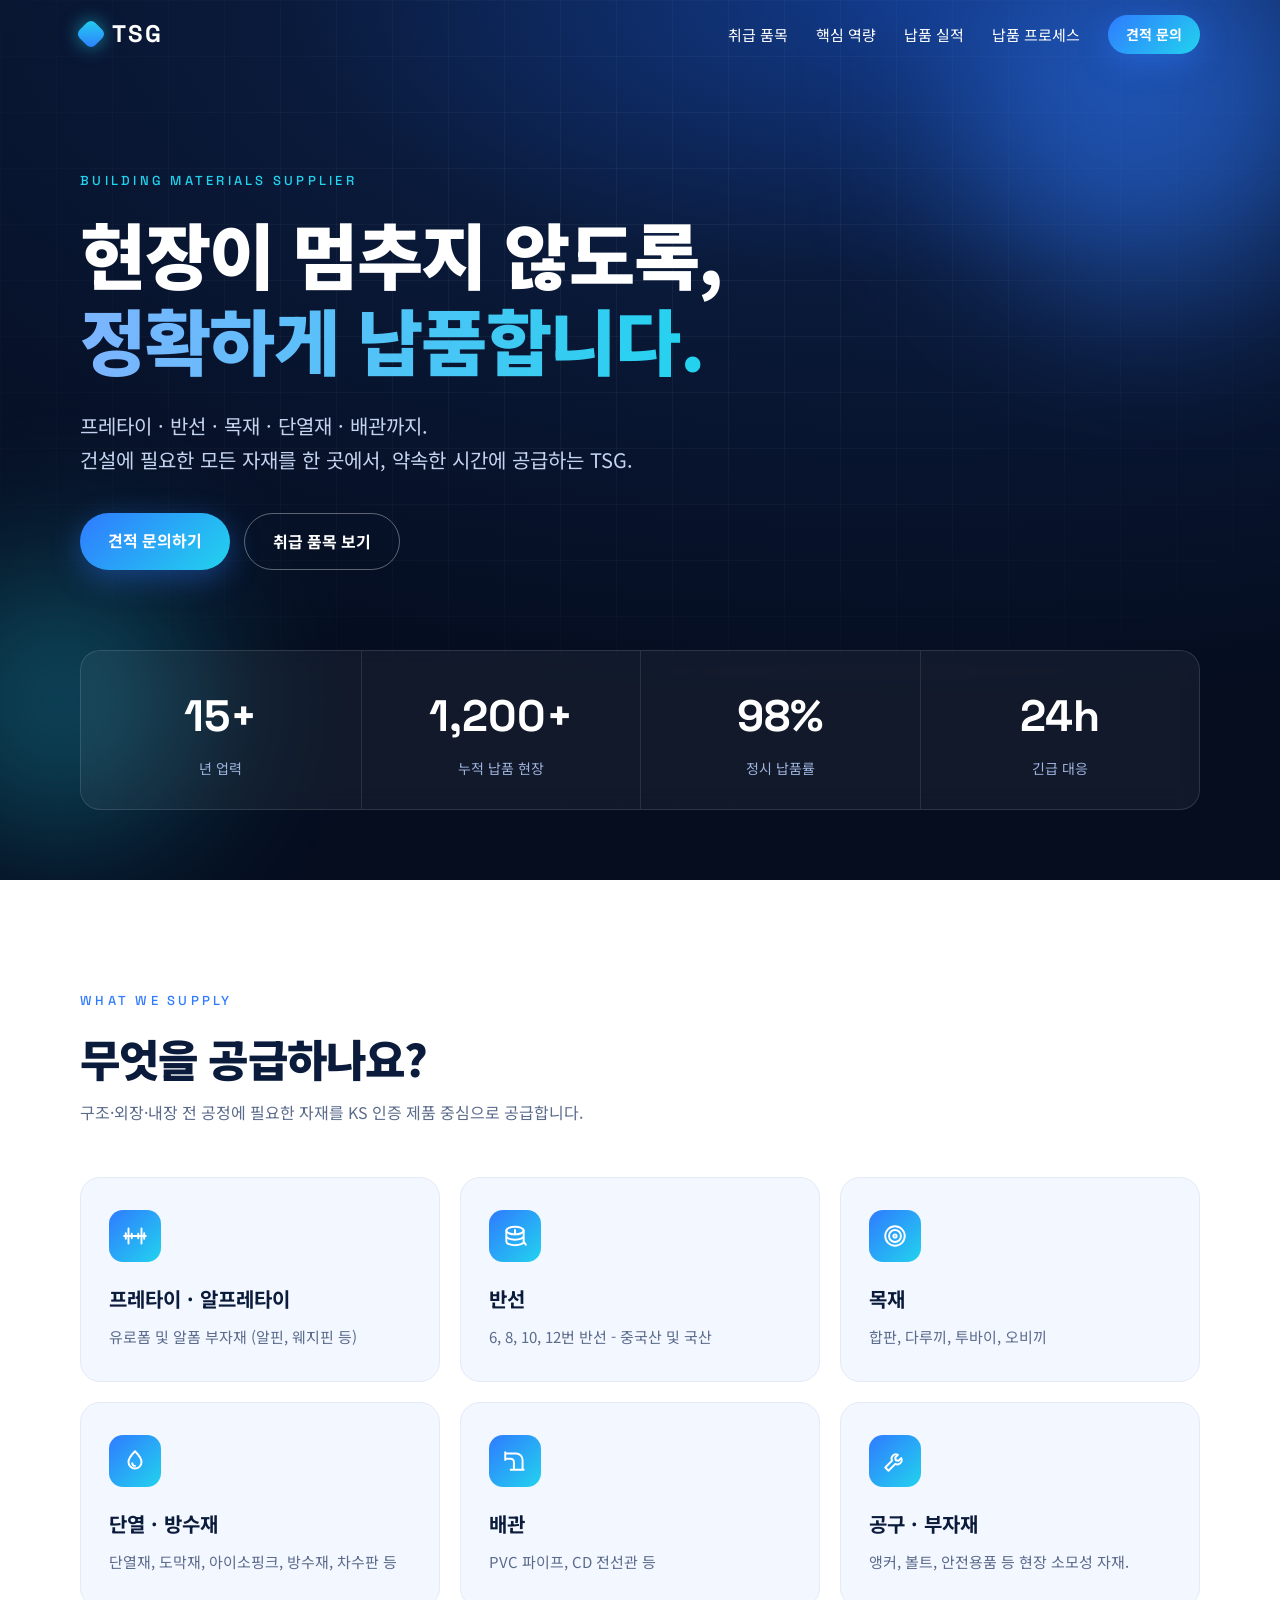
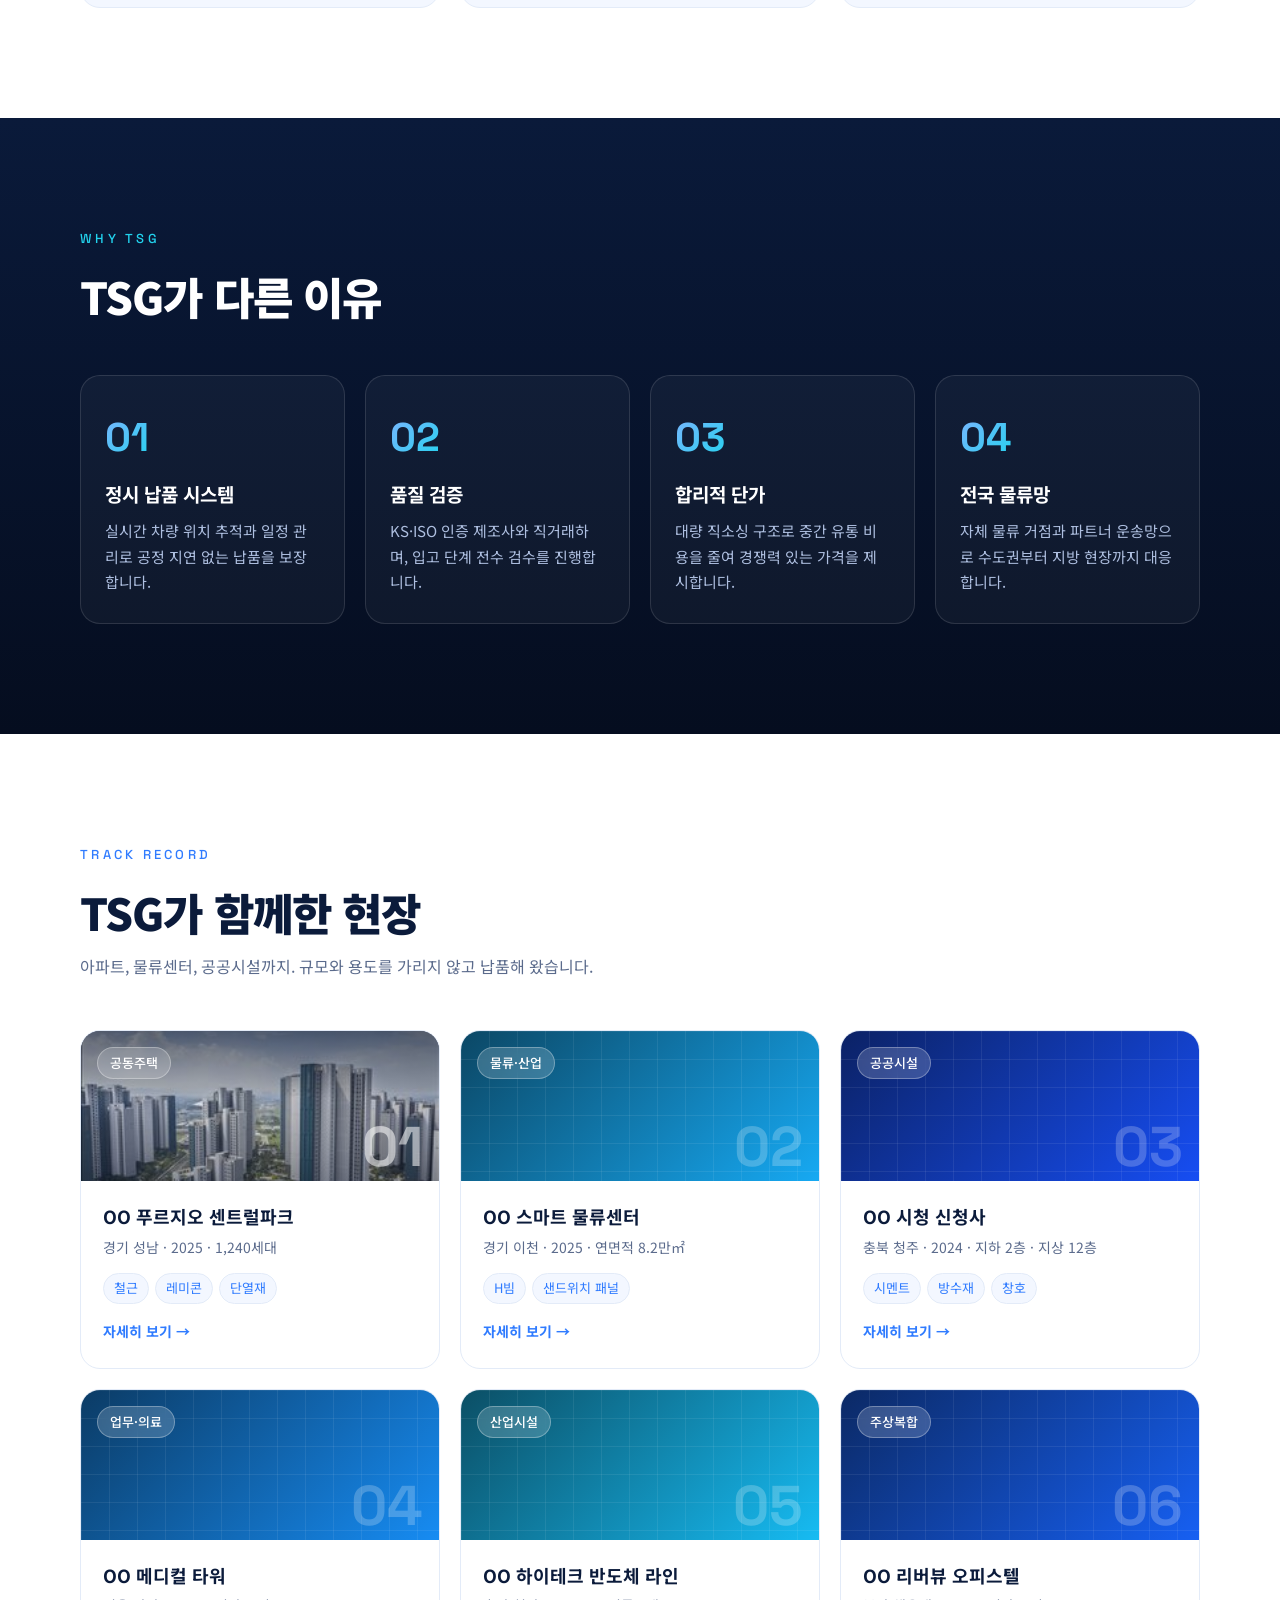
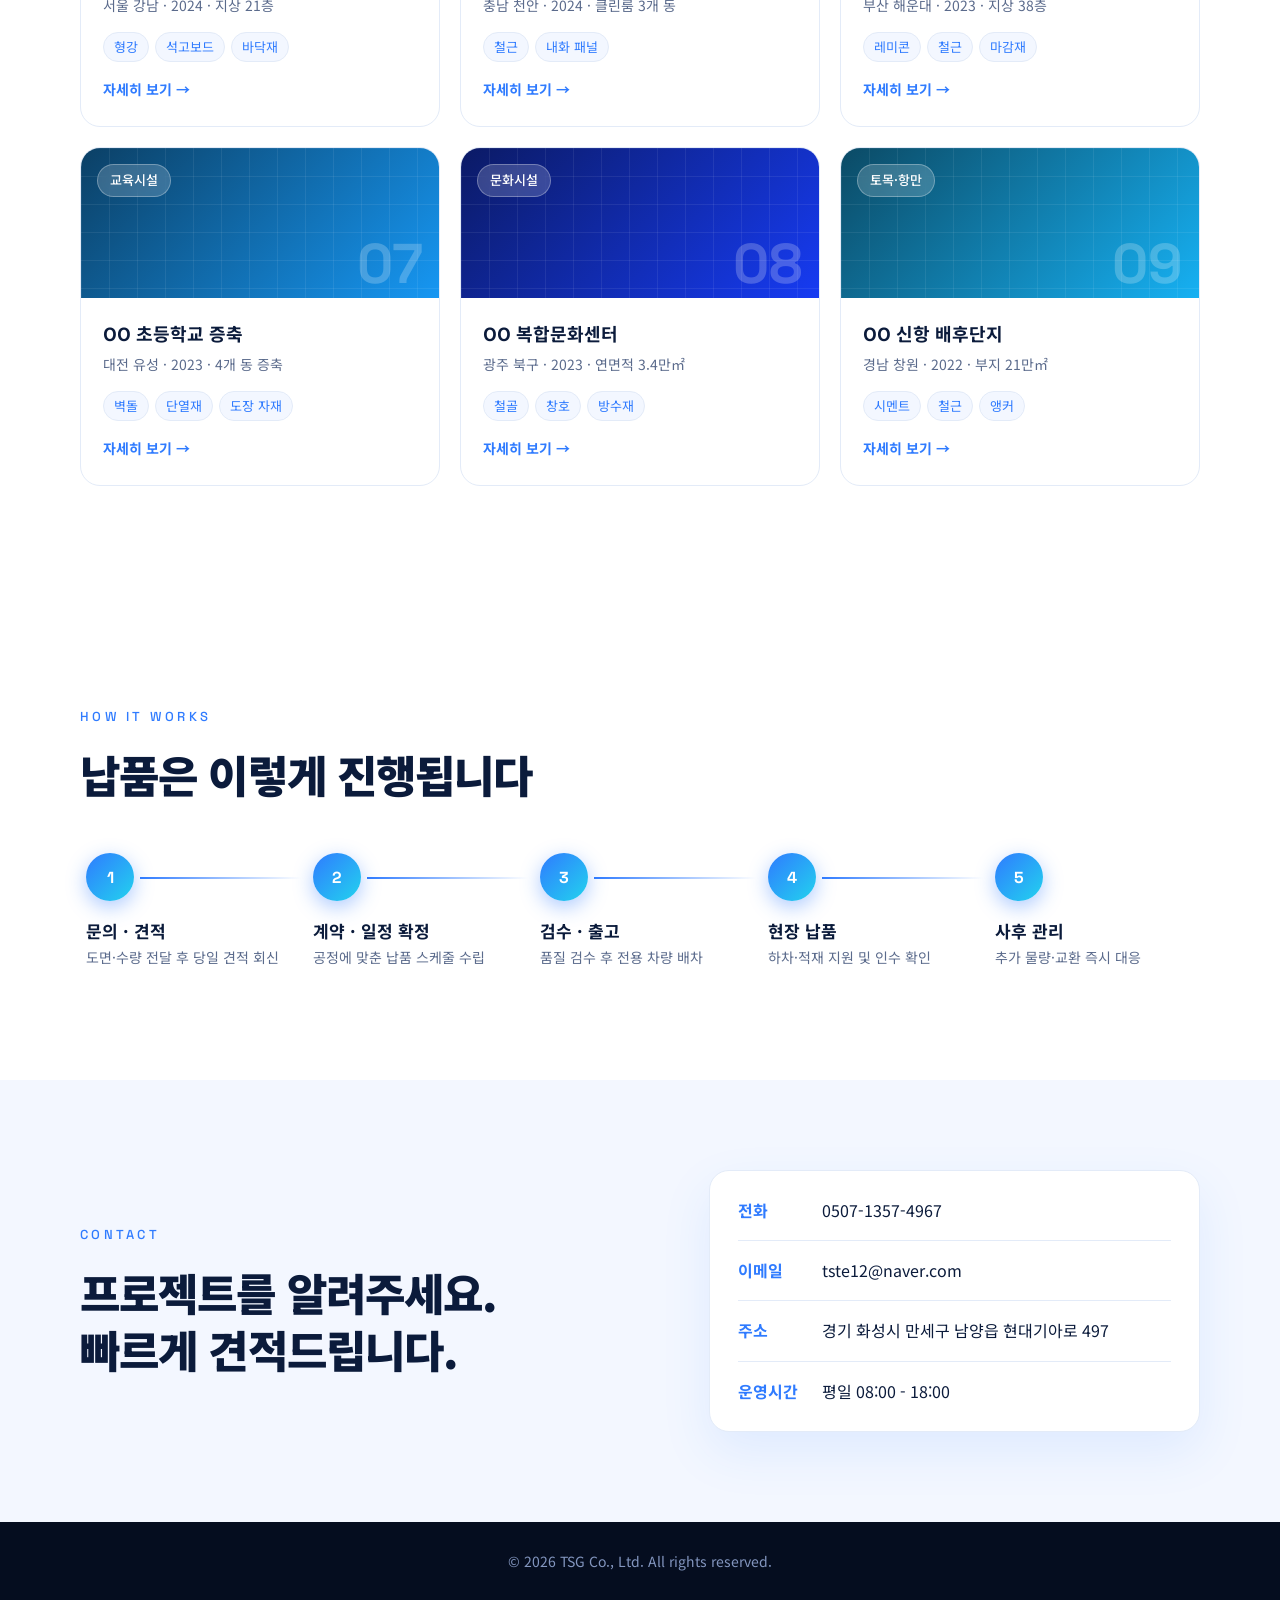
<file: tsg/index.html>
<!doctype html>
<html lang="ko">
<head>
<meta charset="utf-8">
<meta name="viewport" content="width=device-width, initial-scale=1">
<title>TSG | 건설자재 납품 전문기업</title>
<meta name="description" content="TSG는 철근·반선·목재·단열재 등 건설 현장에 필요한 자재를 정확한 시간에, 검증된 품질로 납품하는 건설자재 전문 기업입니다.">
<link rel="preconnect" href="https://fonts.googleapis.com">
<link rel="preconnect" href="https://fonts.gstatic.com" crossorigin>
<link href="https://fonts.googleapis.com/css2?family=Noto+Sans+KR:wght@400;500;700;900&family=Space+Grotesk:wght@500;700&display=swap" rel="stylesheet">
<link rel="stylesheet" href="style.css">
</head>
<body>
<div class="spotlight" aria-hidden="true"></div>

<header class="nav" id="nav">
  <a class="logo" href="#top"><span class="logo-mark"></span>TSG</a>
  <nav>
    <a href="#products">취급 품목</a>
    <a href="#strengths">핵심 역량</a>
    <a href="#projects">납품 실적</a>
    <a href="#process">납품 프로세스</a>
    <a href="#contact" class="btn btn-sm">견적 문의</a>
  </nav>
</header>

<main id="top">
  <!-- HERO -->
  <section class="hero">
    <div class="grid-bg"></div>
    <div class="orb orb-1"></div>
    <div class="orb orb-2"></div>
    <div class="wrap hero-inner">
      <p class="eyebrow">BUILDING MATERIALS SUPPLIER</p>
      <h1>현장이 멈추지 않도록,<br><span class="grad">정확하게 납품합니다.</span></h1>
      <p class="lead">프레타이 · 반선 · 목재 · 단열재 · 배관까지.<br>건설에 필요한 모든 자재를 한 곳에서, 약속한 시간에 공급하는 TSG.</p>
      <div class="cta">
        <a href="#contact" class="btn">견적 문의하기</a>
        <a href="#products" class="btn btn-ghost">취급 품목 보기</a>
      </div>
    </div>
    <div class="wrap stats">
      <div class="stat"><b data-count="15" data-suffix="+">0</b><span>년 업력</span></div>
      <div class="stat"><b data-count="1200" data-suffix="+">0</b><span>누적 납품 현장</span></div>
      <div class="stat"><b data-count="98" data-suffix="%">0</b><span>정시 납품률</span></div>
      <div class="stat"><b data-count="24" data-suffix="h">0</b><span>긴급 대응</span></div>
    </div>
  </section>

  <!-- PRODUCTS -->
  <section id="products" class="section">
    <div class="wrap">
      <p class="eyebrow">WHAT WE SUPPLY</p>
      <h2>무엇을 공급하나요?</h2>
      <p class="sub">구조·외장·내장 전 공정에 필요한 자재를 KS 인증 제품 중심으로 공급합니다.</p>
      <div class="cards" id="productGrid"></div>
    </div>
  </section>

  <!-- STRENGTHS -->
  <section id="strengths" class="section dark">
    <div class="wrap">
      <p class="eyebrow">WHY TSG</p>
      <h2>TSG가 다른 이유</h2>
      <div class="strengths">
        <div class="str"><span class="num">01</span><h3>정시 납품 시스템</h3><p>실시간 차량 위치 추적과 일정 관리로 공정 지연 없는 납품을 보장합니다.</p></div>
        <div class="str"><span class="num">02</span><h3>품질 검증</h3><p>KS·ISO 인증 제조사와 직거래하며, 입고 단계 전수 검수를 진행합니다.</p></div>
        <div class="str"><span class="num">03</span><h3>합리적 단가</h3><p>대량 직소싱 구조로 중간 유통 비용을 줄여 경쟁력 있는 가격을 제시합니다.</p></div>
        <div class="str"><span class="num">04</span><h3>전국 물류망</h3><p>자체 물류 거점과 파트너 운송망으로 수도권부터 지방 현장까지 대응합니다.</p></div>
      </div>
    </div>
  </section>

  <!-- PROJECTS -->
  <section id="projects" class="section">
    <div class="wrap">
      <p class="eyebrow">TRACK RECORD</p>
      <h2>TSG가 함께한 현장</h2>
      <p class="sub">아파트, 물류센터, 공공시설까지. 규모와 용도를 가리지 않고 납품해 왔습니다.</p>
      <div class="projects" id="projectGrid"></div>
    </div>
  </section>

  <!-- PROCESS -->
  <section id="process" class="section">
    <div class="wrap">
      <p class="eyebrow">HOW IT WORKS</p>
      <h2>납품은 이렇게 진행됩니다</h2>
      <ol class="steps">
        <li><b>1</b><h3>문의 · 견적</h3><p>도면·수량 전달 후 당일 견적 회신</p></li>
        <li><b>2</b><h3>계약 · 일정 확정</h3><p>공정에 맞춘 납품 스케줄 수립</p></li>
        <li><b>3</b><h3>검수 · 출고</h3><p>품질 검수 후 전용 차량 배차</p></li>
        <li><b>4</b><h3>현장 납품</h3><p>하차·적재 지원 및 인수 확인</p></li>
        <li><b>5</b><h3>사후 관리</h3><p>추가 물량·교환 즉시 대응</p></li>
      </ol>
    </div>
  </section>

  <!-- CONTACT -->
  <section id="contact" class="section contact">
    <div class="wrap contact-box">
      <div>
        <p class="eyebrow">CONTACT</p>
        <h2>프로젝트를 알려주세요.<br>빠르게 견적드립니다.</h2>
      </div>
      <ul class="info">
        <li><span>전화</span>0507-1357-4967</li>
        <li><span>이메일</span>tste12@naver.com</li>
        <li><span>주소</span>경기 화성시 만세구 남양읍 현대기아로 497</li>
        <li><span>운영시간</span>평일 08:00 - 18:00</li>
      </ul>
    </div>
  </section>
</main>

<footer>
  <div class="wrap">© 2026 TSG Co., Ltd. All rights reserved.</div>
</footer>

<script src="icons.js"></script>
<script src="data.js"></script>
<script src="render.js"></script>
<script src="script.js"></script>
</body>
</html>
</file>
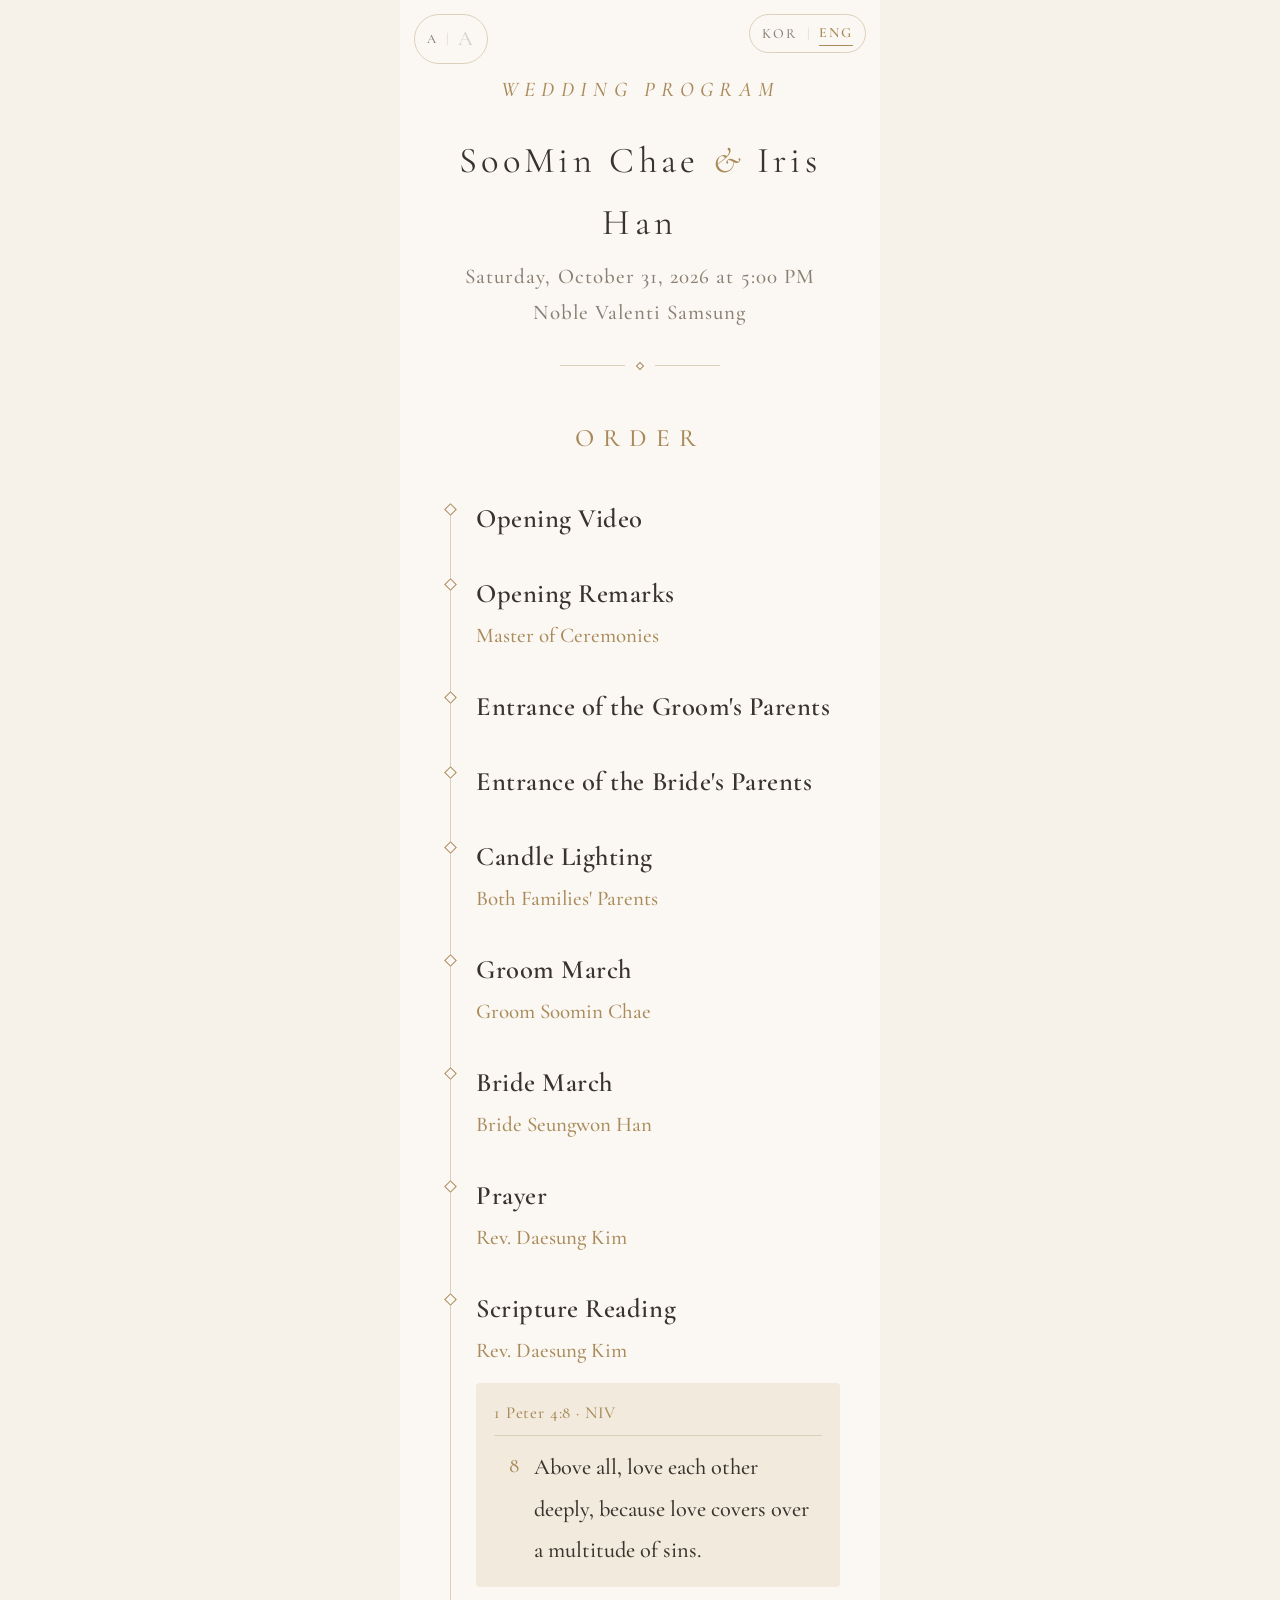
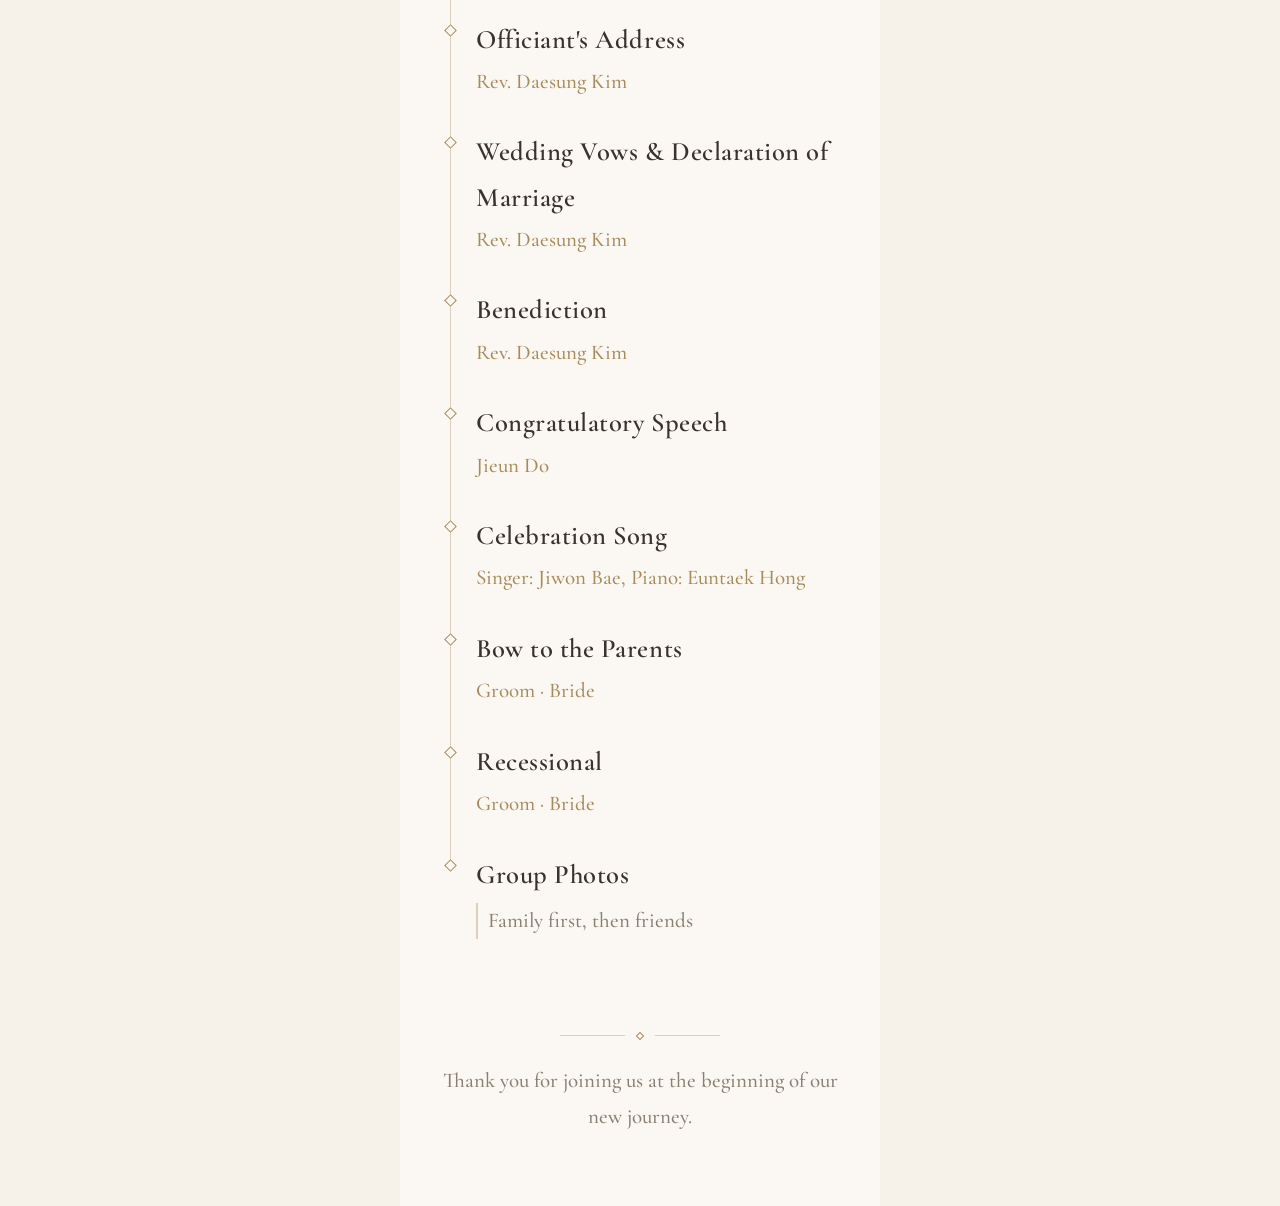
<file: wedding/index.html>
<!DOCTYPE html>
<html lang="ko">

<head>
  <meta charset="UTF-8">
  <meta name="viewport" content="width=device-width, initial-scale=1.0">
  <title>결혼식 식순</title>
  <link rel="preconnect" href="https://fonts.googleapis.com">
  <link
    href="https://fonts.googleapis.com/css2?family=Cormorant+Garamond:ital,wght@0,400;0,500;1,400&family=Noto+Serif+KR:wght@300;400;600&display=swap"
    rel="stylesheet">
  <style>
    :root {
      --bg: #f6f1e9;
      --paper: #fbf8f3;
      --ink: #3a332d;
      --muted: #8a7f73;
      --gold: #a98a5a;
      --line: #dccfbb;
      --s: 1;
    }

    * {
      box-sizing: border-box;
      margin: 0;
      padding: 0;
    }

    body {
      background: var(--bg);
      color: var(--ink);
      font-family: "Noto Serif KR", serif;
      font-weight: 300;
      line-height: 1.7;
      -webkit-font-smoothing: antialiased;
    }

    .wrap {
      max-width: 480px;
      margin: 0 auto;
      background: var(--paper);
      min-height: 100vh;
    }

    header {
      text-align: center;
      padding: 72px 24px 48px;
    }

    .eyebrow {
      font-family: "Cormorant Garamond", serif;
      font-style: italic;
      letter-spacing: .3em;
      color: var(--gold);
      font-size: calc(15px * var(--s));
      text-transform: uppercase;
    }

    h1 {
      font-weight: 400;
      font-size: calc(26px * var(--s));
      letter-spacing: .12em;
      margin: 22px 0 6px;
    }

    h1 .amp {
      font-family: "Cormorant Garamond", serif;
      font-style: italic;
      color: var(--gold);
      margin: 0 .35em;
    }

    .meta {
      font-size: calc(13px * var(--s));
      color: var(--muted);
      letter-spacing: .05em;
    }

    .orn {
      display: flex;
      align-items: center;
      justify-content: center;
      gap: 12px;
      margin: 32px auto 0;
      color: var(--gold);
      width: 160px;
    }

    .orn::before,
    .orn::after {
      content: "";
      flex: 1;
      height: 1px;
      background: var(--line);
    }

    .orn i {
      width: 6px;
      height: 6px;
      border: 1px solid var(--gold);
      transform: rotate(45deg);
    }

    h2 {
      text-align: center;
      font-family: "Cormorant Garamond", serif;
      font-weight: 500;
      letter-spacing: .35em;
      font-size: calc(18px * var(--s));
      color: var(--gold);
      margin-bottom: 36px;
    }

    ol {
      list-style: none;
      padding: 0 40px 56px;
      position: relative;
    }

    li {
      display: grid;
      grid-template-columns: 20px 1fr;
      column-gap: 16px;
      padding-bottom: 30px;
      position: relative;
      opacity: 0;
      transform: translateY(10px);
      transition: opacity .6s, transform .6s;
    }

    li.in {
      opacity: 1;
      transform: none;
    }

    li::before {
      content: "";
      position: absolute;
      left: 10px;
      top: 12px;
      bottom: -12px;
      width: 1px;
      background: var(--line);
    }

    li:last-child::before {
      display: none;
    }

    .dot {
      width: 9px;
      height: 9px;
      border: 1px solid var(--gold);
      background: var(--paper);
      transform: rotate(45deg);
      margin: 9px 0 0 6px;
      position: relative;
      z-index: 1;
    }

    .title {
      font-size: calc(17px * var(--s));
      font-weight: 600;
      letter-spacing: .02em;
    }

    .person {
      font-size: calc(13px * var(--s));
      color: var(--gold);
      margin-top: 2px;
    }

    .note {
      font-size: calc(12px * var(--s));
      color: var(--muted);
      margin-top: 6px;
      padding-left: 10px;
      border-left: 2px solid var(--line);
    }

    .verse {
      margin-top: 14px;
      padding: 16px 18px;
      background: #f1eadd;
      border-radius: 4px;
    }

    .verse .ref {
      font-size: calc(12px * var(--s));
      color: var(--gold);
      margin-bottom: 10px;
      padding-bottom: 8px;
      border-bottom: 1px solid var(--line);
      letter-spacing: .05em;
    }

    .verse p {
      display: flex;
      align-items: baseline;
      font-size: calc(14px * var(--s));
      line-height: 1.85;
      word-break: keep-all;
      margin-top: 6px;
    }

    .verse .n {
      flex: 0 0 1.2em;
      margin-right: .70em;
      text-align: right;
      color: var(--gold);
      font-family: "Cormorant Garamond", serif;
      font-size: calc(15px * var(--s));
      font-weight: 500;
      position: relative;
      top: -2.5px;
    }

    .lang {
      position: fixed;
      top: 14px;
      right: max(14px, calc(50% - 226px));
      z-index: 10;
      display: flex;
      align-items: center;
      gap: 8px;
      padding: 6px 12px;
      background: rgba(251, 248, 243, .92);
      border: 1px solid var(--line);
      border-radius: 999px;
      font-family: "Cormorant Garamond", serif;
      font-weight: 500;
      font-size: 14px;
      letter-spacing: .15em;
      backdrop-filter: blur(4px);
    }

    .size {
      left: max(14px, calc(50% - 226px));
      right: auto;
    }

    .size button {
      line-height: 1;
    }

    .size button:disabled {
      opacity: .3;
      cursor: default;
    }

    .size button[data-d="-1"] {
      font-size: 13px;
    }

    .size button[data-d="1"] {
      font-size: 21px;
    }

    .lang button {
      background: none;
      border: 0;
      cursor: pointer;
      font: inherit;
      letter-spacing: inherit;
      color: var(--muted);
      padding: 0;
    }

    .lang button.on {
      color: var(--gold);
      font-weight: 600;
      border-bottom: 1px solid var(--gold);
    }

    .lang span {
      color: var(--line);
    }

    html[lang="en"] body {
      font-family: "Cormorant Garamond", "Noto Serif KR", serif;
      font-weight: 500;
    }

    html[lang="en"] .title {
      font-size: calc(19px * var(--s));
    }

    html[lang="en"] .person,
    html[lang="en"] .meta,
    html[lang="en"] .note,
    html[lang="en"] footer {
      font-size: calc(15px * var(--s));
    }

    html[lang="en"] .verse p {
      font-size: calc(16px * var(--s));
      word-break: normal;
    }

    footer {
      text-align: center;
      padding: 8px 24px 72px;
      font-size: calc(13px * var(--s));
      color: var(--muted);
    }

    footer .orn {
      margin: 0 auto 24px;
    }
  </style>
</head>

<body>
  <div class="lang" role="group" aria-label="Language">
    <button type="button" data-lang="ko">KOR</button><span>|</span><button type="button" data-lang="en">ENG</button>
  </div>
  <div class="lang size" role="group" aria-label="Font size">
    <button type="button" data-d="-1" aria-label="Smaller text"></button><span>|</span><button type="button" data-d="1"
      aria-label="Larger text"></button>
  </div>
  <div class="wrap">
    <header>
      <p class="eyebrow">Wedding Program</p>
      <h1><span id="groom"></span><span class="amp">&amp;</span><span id="bride"></span></h1>
      <p class="meta" id="date"></p>
      <p class="meta" id="place"></p>
      <div class="orn"><i></i></div>
    </header>

    <h2>ORDER</h2>
    <ol id="program"></ol>

    <footer>
      <div class="orn"><i></i></div>
      <p id="greeting"></p>
    </footer>
  </div>

  <script src="program.js"></script>
  <script>
    const $ = (id) => document.getElementById(id);
    const list = $("program");
    const TITLES = { ko: "결혼식 식순", en: "Wedding Program" };

    function render(lang) {
      const en = lang === "en";
      // 영어 번역이 없는 항목은 한국어로 대체
      const tr = (obj) => (en && obj.en ? { ...obj, ...obj.en } : obj);

      document.documentElement.lang = lang;
      document.title = TITLES[lang];
      document.querySelectorAll("[data-lang]").forEach((b) => b.classList.toggle("on", b.dataset.lang === lang));
      document.querySelectorAll(".size button").forEach((b) => { b.textContent = en ? "A" : "가"; });

      const w = tr(WEDDING);
      $("groom").textContent = w.groom;
      $("bride").textContent = w.bride;
      $("date").textContent = w.date;
      $("place").textContent = w.place;
      $("greeting").textContent = w.greeting;

      list.replaceChildren();
      PROGRAM.forEach((item) => addItem(tr(item)));
      list.querySelectorAll("li").forEach((li) => io.observe(li));
    }

    function addItem(p) {
      const li = document.createElement("li");
      const row = (cls, text) => {
        const d = document.createElement("div");
        d.className = cls;
        d.textContent = text;
        return d;
      };
      const body = document.createElement("div");
      body.append(row("title", p.title));
      if (p.person) body.append(row("person", p.person));
      if (p.note) body.append(row("note", p.note));
      if (p.verse) {
        const v = row("verse", "");
        v.append(row("ref", p.verse.ref));
        p.verse.verses.forEach((x) => {
          const line = document.createElement("p");
          const n = document.createElement("span");
          n.className = "n";
          n.textContent = x.n;
          const t = document.createElement("span");
          t.textContent = x.text;
          line.append(n, t);
          v.append(line);
        });
        body.append(v);
      }
      li.append(row("dot", ""), body);
      list.append(li);
    }

    const io = new IntersectionObserver((es) => es.forEach((e) => {
      if (e.isIntersecting) { e.target.classList.add("in"); io.unobserve(e.target); }
    }), { threshold: 0.2 });

    const saved = (() => { try { return localStorage.getItem("lang"); } catch { return null; } })();
    let current = saved || ((navigator.language || "").toLowerCase().startsWith("ko") ? "ko" : "en");
    // 글자 크기 단계 (모바일에서 레이아웃이 깨지지 않도록 최대 1.2배)
    const SCALES = [1, 1.4];
    let step = 1;
    try { const v = parseInt(localStorage.getItem("fontStep"), 10); if (v >= 0 && v < SCALES.length) step = v; } catch { }
    function applySize() {
      document.documentElement.style.setProperty("--s", SCALES[step]);
      document.querySelector('.size [data-d="-1"]').disabled = step === 0;
      document.querySelector('.size [data-d="1"]').disabled = step === SCALES.length - 1;
      try { localStorage.setItem("fontStep", step); } catch { }
    }
    document.querySelectorAll(".size button").forEach((b) => b.addEventListener("click", () => {
      step = Math.max(0, Math.min(SCALES.length - 1, step + Number(b.dataset.d)));
      applySize();
    }));
    applySize();

    document.querySelectorAll("[data-lang]").forEach((b) => b.addEventListener("click", () => {
      current = b.dataset.lang;
      try { localStorage.setItem("lang", current); } catch { }
      render(current);
    }));
    render(current);
  </script>
</body>

</html>
</file>
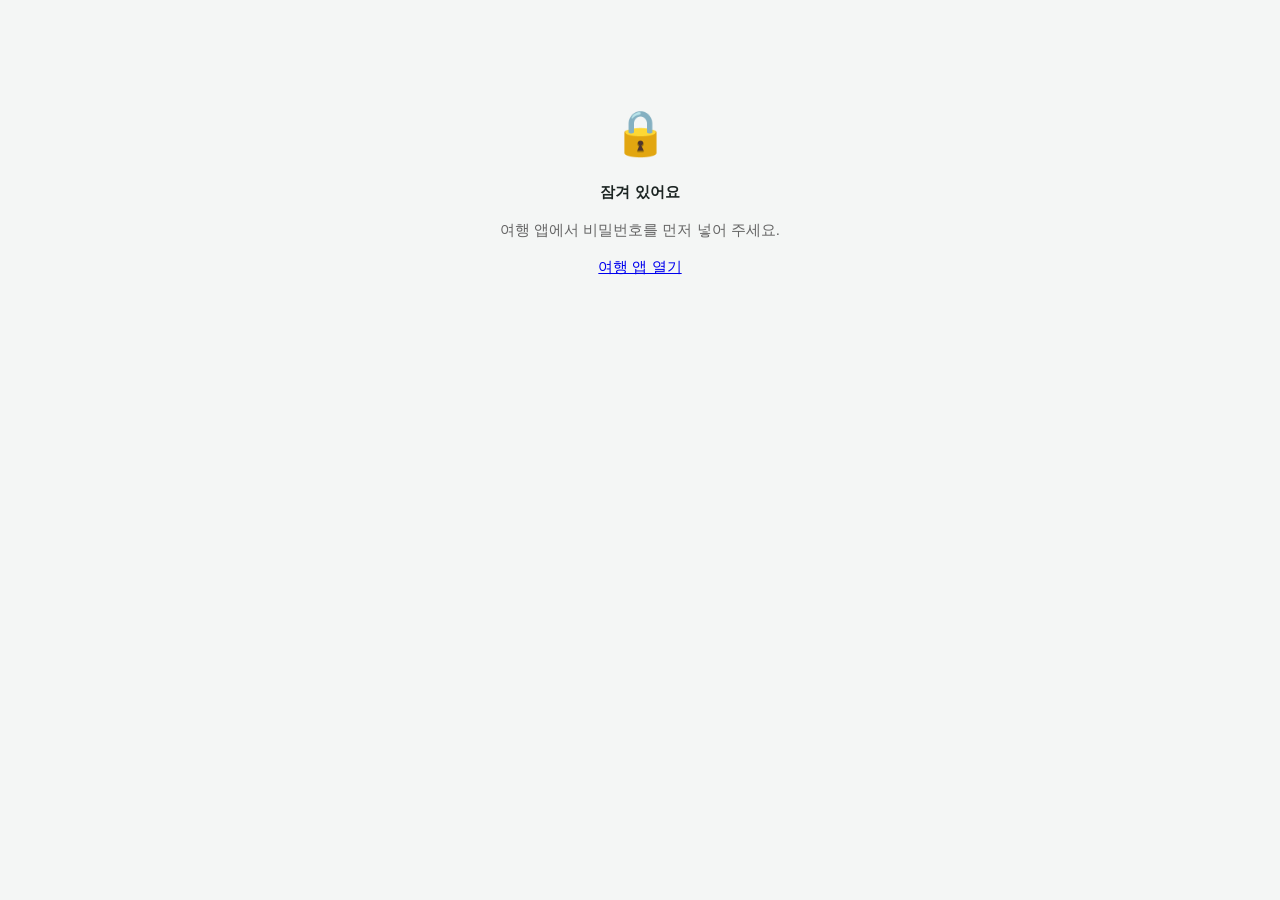
<file: travel/overview.html>
<!doctype html>
<html lang="ko">
<head>
<meta charset="utf-8">
<meta name="viewport" content="width=device-width, initial-scale=1, viewport-fit=cover">
<meta name="theme-color" content="#0f766e">
<title>전체 일정 정리</title>
<style>
:root{--bg:#f4f6f5;--card:#fff;--ink:#1c2523;--sub:#5d6b67;--line:#dde4e1;--accent:#0f766e;--accent-soft:#ddf1ee;--memo:#fff8dc}
@media (prefers-color-scheme:dark){:root{--bg:#121816;--card:#1b2421;--ink:#e8efec;--sub:#9aaba5;--line:#2b3733;--accent:#4fd1c1;--accent-soft:#183a35;--memo:#2b2812}}
*{box-sizing:border-box}
body{margin:0;background:var(--bg);color:var(--ink);font:15px/1.5 -apple-system,BlinkMacSystemFont,"Apple SD Gothic Neo","Noto Sans KR","Segoe UI",sans-serif}
header{background:var(--accent);color:#fff;padding:env(safe-area-inset-top) 0 0}
.bar{max-width:1100px;margin:0 auto;padding:14px 16px;display:flex;align-items:center;gap:10px}
.bar h1{font-size:18px;margin:0;flex:1}
.bar a{color:#fff;font-size:13px;background:rgba(255,255,255,.2);padding:6px 10px;border-radius:8px;text-decoration:none}
main{max-width:1100px;margin:0 auto;padding:16px 16px 40px}
.src{font-size:12.5px;color:var(--sub);margin:0 0 14px}
h2{font-size:16px;margin:22px 0 8px}
.stay{width:100%;border-collapse:collapse;background:var(--card);border:1px solid var(--line);border-radius:12px;overflow:hidden;font-size:14px}
.stay td{padding:8px 12px;border-bottom:1px solid var(--line);vertical-align:top}
.stay tr:last-child td{border:0}
.stay td:first-child{white-space:nowrap;color:var(--accent);font-weight:700;width:1%}
.grid{display:grid;grid-template-columns:repeat(auto-fill,minmax(310px,1fr));gap:12px}
.day{background:var(--card);border:1px solid var(--line);border-radius:12px;padding:12px 14px;border-top:4px solid var(--accent)}
.day h3{font-size:15.5px;margin:0 0 2px}
.meta{font-size:12.5px;color:var(--sub);margin-bottom:8px}
.day ol{list-style:none;margin:0;padding:0}
.day li{display:flex;gap:8px;padding:3px 0;font-size:14px}
.day li .t{flex:none;width:92px;color:var(--accent);font-weight:600;font-size:12.5px;padding-top:1px}
.day li.leg{color:var(--sub);font-size:12.5px}
.day li.leg .t{font-weight:400;color:var(--sub)}
.day li small{color:var(--sub)}
.chk{margin-top:8px;padding:6px 10px;background:var(--memo);border-radius:8px;font-size:12.5px}
.chk b{display:block;margin-bottom:2px}
.cost{margin-top:6px;font-size:12.5px;color:var(--sub)}
.day.hl{border-top-color:#d97706}
a.mp{color:var(--accent);text-decoration:none;font-size:12.5px;white-space:nowrap;margin-left:4px}
a.mp:hover{text-decoration:underline}
.ki{display:inline-block;width:1.4em;text-align:center;flex:none}
.route{display:inline-block;margin:0 0 8px;font-size:12.5px;color:var(--accent);background:var(--accent-soft);padding:3px 10px;border-radius:999px;text-decoration:none}
.stay a.mp{margin-left:6px}
@media print{a.mp,.route{display:none}header a{display:none}.day{break-inside:avoid}}
</style>
</head>
<body>
<header><div class="bar"><h1>🧳 전체 일정 정리</h1><a href="./">일정 편집 앱</a></div></header>
<main>
<p class="src" id="src"></p>
<h2>🛏 숙소</h2>
<table class="stay" id="stay"></table>
<h2>🗓 날짜별 일정</h2>
<div class="grid" id="grid"></div>
</main>
<script>
const SNAPSHOT=null; /* 일정은 공개 페이지에 넣지 않아요 */
const KEY='travel-plan-v1';
const RAW='https://raw.githubusercontent.com/devsoominchae/devsoominchae.github.io/travel-data/travel.json';
const esc=s=>String(s??'').replace(/[&<>"]/g,c=>({'&':'&amp;','<':'&lt;','>':'&gt;','"':'&quot;'}[c]));
const $=s=>document.querySelector(s);
const TD=new TextDecoder();const b64u8=x=>Uint8Array.from(atob(x),c=>c.charCodeAt(0));
async function getData(){
  let best=null,from='';
  let ck=null;try{const o=JSON.parse(localStorage.getItem('travel-key')||'null');if(o)ck={salt:o.salt,key:await crypto.subtle.importKey('raw',b64u8(o.k),'AES-GCM',false,['decrypt'])}}catch(e){}
  if(!ck)return null;
  try{const r=await fetch(RAW+'?t='+Date.now(),{cache:'no-store'});if(r.ok){const w=await r.json();
    if(w.ct&&w.salt===ck.salt){const d=JSON.parse(TD.decode(await crypto.subtle.decrypt({name:'AES-GCM',iv:b64u8(w.iv)},ck.key,b64u8(w.ct))));if(d&&d.days){best=d;from='GitHub 동기화 데이터'}}}}catch(e){}
  try{const l=JSON.parse(localStorage.getItem(KEY)||'null');if(l&&l.days&&l.days[0]&&l.days[0].id!=='d0'&&(!best||(l.updatedAt||0)>(best.updatedAt||0))){best=l;from='이 기기의 저장 데이터'}}catch(e){}
  return best?{d:best,from}:null;
}
const KINDS=[['sight','📸 명소','#7c3aed'],['nature','🏞 자연·산책','#15803d'],['activity','🎟 체험·전망','#0369a1'],['restaurant','🍽 식당','#c2410c'],['cafe','☕ 카페','#92400e'],['market','🛍 시장·쇼핑','#be185d'],['hotel','🏨 숙소','#475569'],['airport','✈️ 공항·비행','#1d4ed8'],['station','🚉 역·정류장','#0f766e'],['tour','🚌 투어','#a16207'],['car','🚗 렌터카','#4d7c0f'],['etc','📌 기타','#64748b']];
const KMAP=Object.fromEntries(KINDS.map(([k,l,c])=>[k,{l,c}]));
const enc=encodeURIComponent;
const q=it=>it.ll?it.ll.lat+','+it.ll.lng:it.loc;
const mapsURL=x=>`https://www.google.com/maps/search/?api=1&query=${enc(x)}`;
const mapA=x=>x?`<a class="mp" href="${mapsURL(x)}" target="_blank" rel="noopener">🗺 지도</a>`:'';
function dayRouteURL(d){
  const pts=[];d.items.forEach(it=>{if(routable(d,it)&&(it.loc||it.ll||chosen(it))){const v=sQ(it);if(pts[pts.length-1]!==v)pts.push(v)}});
  if(pts.length<2)return'';
  let mid=pts.slice(1,-1);if(mid.length>9){const step=mid.length/9;mid=Array.from({length:9},(_,i)=>mid[Math.floor(i*step)])}
  return `https://www.google.com/maps/dir/?api=1&origin=${enc(pts[0])}&destination=${enc(pts[pts.length-1])}`+(mid.length?`&waypoints=${enc(mid.join('|'))}`:'');
}
const chosen=it=>it&&it.choices&&it.choices.length?(it.choices[it.csel||0]||it.choices[0]):null;
const hidden=(d,it)=>{if(!it.when)return false;const c=chosen(d.items.find(x=>x.cid===it.when.c));return !(it.when.k||[]).includes(c&&c.key)};
const sQ=it=>{const c=chosen(it);return c&&c.loc?c.loc:q(it)};
const routable=(d,it)=>it.type==='stop'&&!hidden(d,it)&&!(chosen(it)||{}).away;
const f=n=>(Math.round(n*100)/100).toString();
function render({d,from}){
  const t=d.updatedAt?new Date(d.updatedAt).toLocaleString('ko-KR'):'-';
  $('#src').textContent=`데이터: ${from} · 마지막 수정 ${t} · 모든 비용은 2인 합계 (통화는 각 날짜 기준)`;
  const stays=[];let last='';
  d.days.forEach(x=>{const s=(x.info||[]).find(i=>/숙소/.test(i.k));if(!s)return;const n=s.v.split('·')[0].trim();
    if(n===last&&stays.length){stays[stays.length-1].to=x.tab}else{const nm=n.split('(')[0].trim(),w=nm.split(' ')[0];const hs=x.items.find(it=>it.type==='stop'&&it.kind==='hotel'&&it.loc&&it.loc.includes(w));stays.push({from:x.tab,to:x.tab,name:s.v,mq:hs?q(hs):nm});last=n}});
  $('#stay').innerHTML=stays.map(s=>`<tr><td>${esc(s.from===s.to?s.from:s.from+' ~ '+s.to)}</td><td>${esc(s.name)}${mapA(s.mq)}</td></tr>`).join('')||'<tr><td>-</td><td>숙소 정보 없음</td></tr>';
  $('#grid').innerHTML=d.days.map(x=>{
    let lo=0,hi=0;
    const items=x.items.map(it=>{if(hidden(x,it))return'';
      if(it.type==='leg'){const o=it.options[it.sel]||it.options[0];if(!o)return'';lo+=+o.min||0;hi+=+o.max||0;
        return`<li class="leg"><span class="t">↳ ${esc(it.depart||'')}</span><span class="ki"></span><span>${esc(o.name)} <small>${esc(o.dur||'')}</small></span></li>`}
      const k=KMAP[it.kind]||KMAP.etc;return`<li><span class="t">${esc(it.time)}</span><span class="ki" title="${esc(k.l)}">${k.l.split(' ')[0]}</span><span>${esc(it.name)}${chosen(it)?' · <b>'+esc(chosen(it).name)+'</b>':''}${mapA(sQ(it))}${chosen(it)&&it.choices.length>1?`<br><small>다른 후보: ${it.choices.filter(c=>c!==chosen(it)).map(c=>esc(c.name)+mapA(c.loc)).join(', ')}</small>`:''}${it.stay?` <small>(${esc(it.stay)})</small>`:''}${it.memo?`<br><small>${esc(it.memo)}</small>`:''}</span></li>`}).join('');
    const open=(x.check||[]).filter(c=>!c.done);
    const cur=x.cur||'A$';
    return`<section class="day${/그레이트 오션/.test(x.title)?' hl':''}"><h3>${esc(x.title)}</h3>
      <div class="meta">${esc((x.info||[]).find(i=>/숙소/.test(i.k))?.v.split('·')[0]||'')}</div>
      ${dayRouteURL(x)?`<a class="route" href="${dayRouteURL(x)}" target="_blank" rel="noopener">🗺 이날 동선 구글 지도</a>`:''}
      <ol>${items}</ol>
      ${hi?`<div class="cost">이동비 예상 ${cur}${f(lo)}${hi!==lo?' ~ '+cur+f(hi):''}</div>`:''}
      ${open.length?`<div class="chk"><b>확인할 것</b>${open.map(c=>'· '+esc(c.text)).join('<br>')}</div>`:''}</section>`}).join('');
}
getData().then(x=>{if(x)render(x);else document.body.innerHTML='<div style="max-width:420px;margin:80px auto;text-align:center;font-family:sans-serif;padding:20px"><div style="font-size:44px">🔒</div><p><b>잠겨 있어요</b></p><p style="color:#666">여행 앱에서 비밀번호를 먼저 넣어 주세요.</p><p><a href="./">여행 앱 열기</a></p></div>'});
</script>
</body>
</html>
</file>
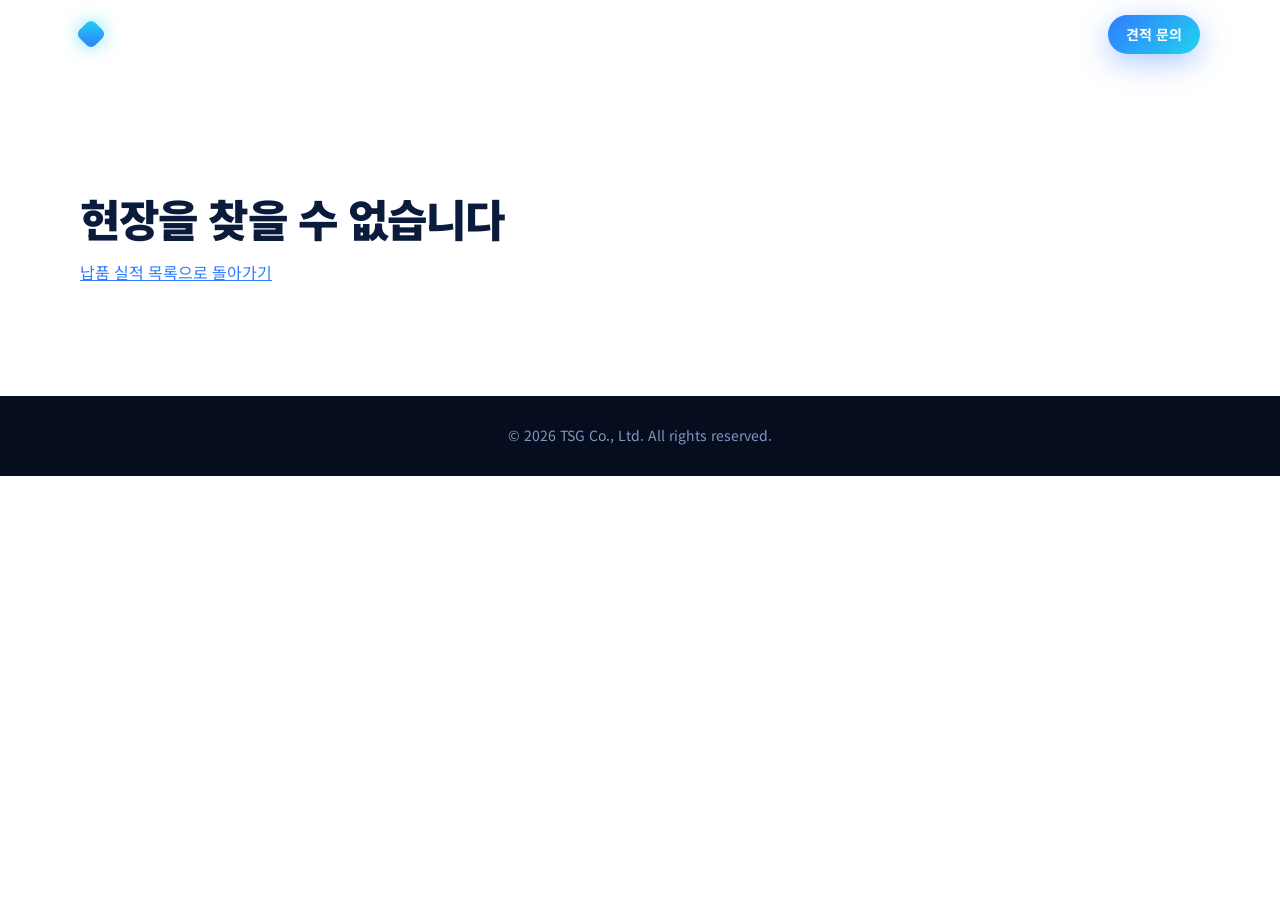
<file: tsg/project.html>
<!doctype html>
<html lang="ko">
<head>
<meta charset="utf-8">
<meta name="viewport" content="width=device-width, initial-scale=1">
<title>납품 실적 | TSG</title>
<link rel="preconnect" href="https://fonts.googleapis.com">
<link rel="preconnect" href="https://fonts.gstatic.com" crossorigin>
<link href="https://fonts.googleapis.com/css2?family=Noto+Sans+KR:wght@400;500;700;900&family=Space+Grotesk:wght@500;700&display=swap" rel="stylesheet">
<link rel="stylesheet" href="style.css">
</head>
<body class="detail">
<div class="spotlight" aria-hidden="true"></div>

<header class="nav scrolled" id="nav">
  <a class="logo" href="index.html#top"><span class="logo-mark"></span>TSG</a>
  <nav>
    <a href="index.html#projects">← 납품 실적 목록</a>
    <a href="index.html#contact" class="btn btn-sm">견적 문의</a>
  </nav>
</header>

<main id="detail"></main>

<footer><div class="wrap">© 2026 TSG Co., Ltd. All rights reserved.</div></footer>

<script src="data.js"></script>
<script src="render.js"></script>
<script src="detail.js"></script>
<script src="script.js"></script>
</body>
</html>
</file>
<file: tsg/style.css>
:root {
  --bg: #050d1f;
  --bg2: #0a1a3a;
  --blue: #2f7bff;
  --cyan: #22d3ee;
  --ink: #0b1b3b;
  --muted: #5b6b8c;
  --line: #e3ebf8;
  --soft: #f3f7ff;
}
* { box-sizing: border-box; margin: 0; padding: 0; }
html { scroll-behavior: smooth; overflow-x: hidden; }
body {
  font-family: "Noto Sans KR", system-ui, sans-serif;
  color: var(--ink);
  background: #fff;
  line-height: 1.7;
  -webkit-font-smoothing: antialiased;
}
a { color: inherit; text-decoration: none; }
.wrap { width: min(1120px, 100% - 40px); margin: 0 auto; }

/* NAV */
.nav {
  position: fixed; inset: 0 0 auto 0; z-index: 10;
  display: flex; justify-content: space-between; align-items: center;
  padding: 14px max(20px, calc((100% - 1120px) / 2));
  color: #fff; transition: background .3s, box-shadow .3s;
}
.nav.scrolled { background: rgba(5, 13, 31, .85); backdrop-filter: blur(12px); box-shadow: 0 1px 0 rgba(255,255,255,.08); }
.nav nav { display: flex; align-items: center; gap: 28px; font-size: 15px; }
.nav nav a:not(.btn):hover { color: var(--cyan); }
.logo { font-family: "Space Grotesk", sans-serif; font-weight: 700; font-size: 24px; letter-spacing: .08em; display: flex; align-items: center; gap: 10px; }
.logo-mark { width: 22px; height: 22px; border-radius: 6px; background: linear-gradient(135deg, var(--cyan), var(--blue)); transform: rotate(45deg); box-shadow: 0 0 18px rgba(34,211,238,.6); }

/* BUTTONS */
.btn {
  display: inline-block; padding: 14px 28px; border-radius: 999px; font-weight: 700;
  background: linear-gradient(135deg, var(--blue), var(--cyan)); color: #fff;
  box-shadow: 0 8px 30px rgba(47,123,255,.4); transition: transform .2s, box-shadow .2s;
}
.btn:hover { transform: translateY(-2px); box-shadow: 0 12px 36px rgba(34,211,238,.45); }
.btn-sm { padding: 8px 18px; font-size: 14px; }
.btn-ghost { background: transparent; border: 1px solid rgba(255,255,255,.35); box-shadow: none; }
.btn-ghost:hover { background: rgba(255,255,255,.08); box-shadow: none; }

/* HERO */
.hero {
  position: relative; overflow: hidden; color: #fff;
  background: radial-gradient(120% 80% at 70% 0%, #123a8a 0%, var(--bg2) 40%, var(--bg) 100%);
  padding: 170px 0 70px;
}
.grid-bg {
  position: absolute; inset: 0;
  background-image: linear-gradient(rgba(255,255,255,.05) 1px, transparent 1px), linear-gradient(90deg, rgba(255,255,255,.05) 1px, transparent 1px);
  background-size: 56px 56px;
  mask-image: radial-gradient(70% 70% at 50% 30%, #000, transparent);
}
.orb { position: absolute; border-radius: 50%; filter: blur(80px); opacity: .5; animation: float 9s ease-in-out infinite; }
.orb-1 { width: 380px; height: 380px; background: var(--blue); top: -80px; right: -60px; }
.orb-2 { width: 280px; height: 280px; background: var(--cyan); bottom: 40px; left: -80px; animation-delay: -4s; opacity: .3; }
@keyframes float { 50% { transform: translateY(30px); } }
.hero-inner { position: relative; }
.eyebrow { font-family: "Space Grotesk", sans-serif; letter-spacing: .25em; font-size: 13px; font-weight: 500; color: var(--cyan); margin-bottom: 18px; }
h1 { font-size: clamp(36px, 6.4vw, 72px); line-height: 1.2; font-weight: 900; letter-spacing: -.02em; }
.grad { background: linear-gradient(90deg, #7db4ff, var(--cyan)); -webkit-background-clip: text; background-clip: text; color: transparent; }
.lead { margin: 26px 0 36px; font-size: clamp(16px, 2vw, 20px); color: #c4d3f0; max-width: 560px; }
.cta { display: flex; gap: 14px; flex-wrap: wrap; }

.stats {
  position: relative; margin-top: 80px;
  display: grid; grid-template-columns: repeat(4, 1fr);
  border: 1px solid rgba(255,255,255,.12); border-radius: 20px;
  background: rgba(255,255,255,.05); backdrop-filter: blur(10px);
}
.stat { padding: 28px 20px; text-align: center; }
.stat + .stat { border-left: 1px solid rgba(255,255,255,.1); }
.stat b { display: block; font-family: "Space Grotesk", sans-serif; font-size: clamp(28px, 4vw, 44px); color: #fff; }
.stat span { color: #9fb4de; font-size: 14px; }

/* SECTIONS */
.section { padding: 110px 0; }
h2 { font-size: clamp(28px, 4vw, 44px); font-weight: 900; letter-spacing: -.02em; line-height: 1.3; }
.sub { color: var(--muted); margin-top: 12px; }
.section .eyebrow { color: var(--blue); }

.cards { margin-top: 50px; display: grid; grid-template-columns: repeat(3, 1fr); gap: 20px; }
.card {
  padding: 32px 28px; border-radius: 20px; background: var(--soft); border: 1px solid var(--line);
  transition: transform .25s, box-shadow .25s, background .25s;
}
.card:hover { transform: translateY(-6px); background: #fff; box-shadow: 0 20px 50px rgba(47,123,255,.18); }
.ico { width: 52px; height: 52px; border-radius: 14px; display: grid; place-items: center; background: linear-gradient(135deg, var(--blue), var(--cyan)); margin-bottom: 20px; }
.ico svg { width: 26px; height: 26px; fill: none; stroke: #fff; stroke-width: 1.8; stroke-linecap: round; stroke-linejoin: round; }
.card h3 { font-size: 20px; margin-bottom: 8px; }
.card p { color: var(--muted); font-size: 15px; }

.dark { background: linear-gradient(180deg, var(--bg2), var(--bg)); color: #fff; }
.dark .eyebrow { color: var(--cyan); }
.strengths { margin-top: 50px; display: grid; grid-template-columns: repeat(4, 1fr); gap: 20px; }
.str { padding: 28px 24px; border-radius: 20px; border: 1px solid rgba(255,255,255,.12); background: rgba(255,255,255,.04); }
.num { font-family: "Space Grotesk", sans-serif; font-size: 40px; font-weight: 700; background: linear-gradient(135deg, #7db4ff, var(--cyan)); -webkit-background-clip: text; background-clip: text; color: transparent; }
.str h3 { margin: 6px 0 8px; font-size: 19px; }
.str p { color: #aebfe0; font-size: 15px; }

.steps { list-style: none; margin-top: 50px; display: grid; grid-template-columns: repeat(5, 1fr); gap: 16px; position: relative; }
.steps li { position: relative; padding: 0 6px; }
.steps b {
  display: grid; place-items: center; width: 48px; height: 48px; border-radius: 50%;
  font-family: "Space Grotesk", sans-serif; color: #fff; margin-bottom: 16px;
  background: linear-gradient(135deg, var(--blue), var(--cyan)); box-shadow: 0 6px 20px rgba(47,123,255,.4);
}
.steps li:not(:last-child)::after { content: ""; position: absolute; top: 24px; left: 60px; right: -10px; height: 2px; background: linear-gradient(90deg, var(--blue), transparent); }
.steps h3 { font-size: 17px; }
.steps p { color: var(--muted); font-size: 14px; }

.contact { background: var(--soft); padding: 90px 0; }
.contact-box { display: grid; grid-template-columns: 1.2fr 1fr; gap: 40px; align-items: center; }
.info { list-style: none; background: #fff; border-radius: 20px; border: 1px solid var(--line); padding: 10px 28px; box-shadow: 0 20px 50px rgba(47,123,255,.1); }
.info li { padding: 16px 0; display: flex; gap: 20px; }
.info li + li { border-top: 1px solid var(--line); }
.info span { width: 64px; flex: none; color: var(--blue); font-weight: 700; }

footer { background: var(--bg); color: #8396bf; text-align: center; padding: 28px 0; font-size: 14px; }

/* reveal */
.reveal { opacity: 0; transform: translateY(24px); transition: opacity .7s, transform .7s; }
.reveal.in { opacity: 1; transform: none; }

@media (max-width: 900px) {
  .cards { grid-template-columns: repeat(2, 1fr); }
  .strengths { grid-template-columns: repeat(2, 1fr); }
  .steps { grid-template-columns: 1fr; }
  .steps li { display: grid; grid-template-columns: 48px 1fr; column-gap: 16px; }
  .steps b { grid-row: span 2; margin: 0; }
  .steps li:not(:last-child)::after { display: none; }
  .contact-box { grid-template-columns: 1fr; }
}
@media (max-width: 600px) {
  .nav nav a:not(.btn) { display: none; }
  .cards, .strengths { grid-template-columns: 1fr; }
  .stats { grid-template-columns: repeat(2, 1fr); }
  .stat:nth-child(3) { border-left: 0; }
  .stat:nth-child(n+3) { border-top: 1px solid rgba(255,255,255,.1); }
  .section { padding: 80px 0; }
}

/* 마우스/터치 위치 스포트라이트 */
.spotlight {
  position: fixed; inset: 0; z-index: 5; pointer-events: none;
  opacity: 0; transition: opacity .4s;
  background:
    radial-gradient(circle 260px at var(--mx, 50%) var(--my, 50%), rgba(120, 190, 255, .28), transparent 70%),
    radial-gradient(circle 90px at var(--mx, 50%) var(--my, 50%), rgba(255, 255, 255, .18), transparent 70%);
  mix-blend-mode: soft-light;
}
.spotlight.on { opacity: 1; }
@media (max-width: 600px) {
  .spotlight { background: radial-gradient(circle 170px at var(--mx, 50%) var(--my, 50%), rgba(120, 190, 255, .35), transparent 70%); }
}
@media (prefers-reduced-motion: reduce) { .spotlight { display: none; } }

/* 납품 실적 */
.projects { margin-top: 50px; display: grid; grid-template-columns: repeat(3, 1fr); gap: 20px; }
.project { border-radius: 20px; overflow: hidden; border: 1px solid var(--line); background: #fff; transition: transform .25s, box-shadow .25s; }
.project:hover { transform: translateY(-6px); box-shadow: 0 20px 50px rgba(47,123,255,.2); }
.thumb {
  position: relative; height: 150px;
  background:
    linear-gradient(rgba(255,255,255,.07) 1px, transparent 1px) 0 0 / 28px 28px,
    linear-gradient(90deg, rgba(255,255,255,.07) 1px, transparent 1px) 0 0 / 28px 28px,
    linear-gradient(135deg, hsl(var(--h) 80% 22%), hsl(var(--h) 90% 52%));
}
.idx { position: absolute; right: 16px; bottom: 6px; font-family: "Space Grotesk", sans-serif; font-size: 56px; font-weight: 700; line-height: 1; color: rgba(255,255,255,.22); }
.tag { position: absolute; left: 16px; top: 16px; padding: 4px 12px; border-radius: 999px; font-size: 13px; font-weight: 500; color: #fff; background: rgba(255,255,255,.18); border: 1px solid rgba(255,255,255,.3); backdrop-filter: blur(6px); }
.project .body { padding: 20px 22px 24px; }
.project h3 { font-size: 18px; }
.meta { color: var(--muted); font-size: 14px; margin: 4px 0 14px; }
.project ul { list-style: none; display: flex; flex-wrap: wrap; gap: 6px; }
.project li { font-size: 13px; padding: 3px 10px; border-radius: 999px; background: var(--soft); color: var(--blue); border: 1px solid var(--line); }
@media (max-width: 900px) { .projects { grid-template-columns: repeat(2, 1fr); } }
@media (max-width: 600px) { .projects { grid-template-columns: 1fr; } .thumb { height: 120px; } }

/* 카드 링크 */
a.project { display: block; color: inherit; }
.more { display: inline-block; margin-top: 16px; font-size: 14px; font-weight: 700; color: var(--blue); }
a.project:hover .more { color: var(--cyan); }

/* 상세 페이지 */
.d-hero {
  position: relative; overflow: hidden; color: #fff; padding: 150px 0 70px;
  background: linear-gradient(135deg, hsl(var(--h) 80% 14%), hsl(var(--h) 85% 34%) 70%, hsl(var(--h) 90% 48%));
}
.d-hero-inner { position: relative; }
.d-hero .tag { position: static; display: inline-block; margin-bottom: 16px; }
.d-hero h1 { font-size: clamp(30px, 5vw, 56px); }
.d-hero .lead { max-width: 680px; margin-bottom: 0; }
.d-body { padding-top: 60px; }
.facts { display: grid; grid-template-columns: repeat(4, 1fr); gap: 1px; background: var(--line); border: 1px solid var(--line); border-radius: 16px; overflow: hidden; margin-bottom: 50px; }
.facts div { background: #fff; padding: 20px 22px; }
.facts dt { font-size: 13px; color: var(--blue); font-weight: 700; margin-bottom: 4px; }
.facts dd { font-weight: 500; }
.d-cols { display: grid; grid-template-columns: 1.1fr 1fr; gap: 40px; margin-bottom: 20px; }
.d-h { font-size: 20px; margin: 30px 0 12px; padding-left: 12px; border-left: 4px solid var(--blue); }
.d-cols > div > .d-h:first-child { margin-top: 0; }
.d-p { color: var(--muted); }
.supply { width: 100%; border-collapse: collapse; background: var(--soft); border-radius: 16px; overflow: hidden; }
.supply th, .supply td { padding: 14px 18px; text-align: left; border-bottom: 1px solid var(--line); font-size: 15px; }
.supply tr:last-child th, .supply tr:last-child td { border-bottom: 0; }
.supply td { text-align: right; font-family: "Space Grotesk", "Noto Sans KR", sans-serif; font-weight: 700; color: var(--blue); white-space: nowrap; }
.results { list-style: none; display: grid; grid-template-columns: repeat(3, 1fr); gap: 14px; }
.results li { padding: 20px; border-radius: 16px; background: linear-gradient(135deg, var(--blue), var(--cyan)); color: #fff; font-weight: 700; }
.pager { display: grid; grid-template-columns: 1fr 1fr; gap: 16px; margin-top: 60px; }
.pager a { display: block; padding: 18px 22px; border: 1px solid var(--line); border-radius: 16px; font-weight: 700; transition: box-shadow .25s, transform .25s; }
.pager a:hover { transform: translateY(-3px); box-shadow: 0 14px 36px rgba(47,123,255,.18); }
.pager a.r { text-align: right; }
.pager small { display: block; color: var(--blue); font-weight: 500; }
.back { text-align: center; margin-top: 36px; }
.btn-ghost-dark { background: none; color: var(--blue); border: 1px solid var(--blue); box-shadow: none; }
.btn-ghost-dark:hover { background: var(--soft); box-shadow: none; }
.link { color: var(--blue); text-decoration: underline; }
@media (max-width: 900px) {
  .facts { grid-template-columns: repeat(2, 1fr); }
  .d-cols { grid-template-columns: 1fr; gap: 10px; }
  .results { grid-template-columns: 1fr; }
}
@media (max-width: 600px) {
  .d-hero { padding: 120px 0 50px; }
  .detail .nav nav a:not(.btn) { display: inline; font-size: 13px; }
  .pager { grid-template-columns: 1fr; }
  .pager a.r { text-align: left; }
}

/* 현장 사진 (초점/확대는 --px --py --z 로 제어) */
.photo {
  position: absolute; inset: 0; width: 100%; height: 100%; object-fit: cover;
  object-position: var(--px, 50%) var(--py, 50%);
  transform: scale(var(--z, 1)); transform-origin: var(--px, 50%) var(--py, 50%);
}
.thumb.has-img { overflow: hidden; background: #0a1a3a; }
.thumb.has-img::after { content: ""; position: absolute; inset: 0; background: linear-gradient(180deg, rgba(5,13,31,.55), rgba(5,13,31,.05) 45%, rgba(5,13,31,.35)); }
.thumb.has-img .tag, .thumb.has-img .idx { z-index: 1; }
.thumb.has-img .idx { color: rgba(255,255,255,.55); }

/* 상세 페이지 갤러리 (원본 비율 유지) */
.cnt { font-size: 14px; color: var(--muted); font-weight: 500; margin-left: 6px; }
.gallery { columns: 3 260px; column-gap: 14px; margin-top: 6px; }
.gallery figure { break-inside: avoid; margin: 0 0 14px; border-radius: 14px; overflow: hidden; cursor: zoom-in; background: var(--soft); border: 1px solid var(--line); }
.gallery img { width: 100%; height: auto; display: block; transition: transform .4s; }
.gallery figure:hover img { transform: scale(1.03); }
.gallery figcaption { padding: 8px 12px; font-size: 13px; color: var(--muted); }
.lb { position: fixed; inset: 0; z-index: 50; background: rgba(3,8,20,.94); display: flex; align-items: center; justify-content: center; }
.lb[hidden] { display: none; }
.lb figure { margin: 0; max-width: 92vw; text-align: center; }
.lb img { max-width: 92vw; max-height: 82vh; object-fit: contain; border-radius: 8px; }
.lb figcaption { color: #cfe0ff; margin-top: 12px; font-size: 14px; }
.lb button { position: absolute; border: 0; cursor: pointer; color: #fff; background: rgba(255,255,255,.12); width: 46px; height: 46px; border-radius: 50%; font-size: 26px; line-height: 1; }
.lb button:hover { background: rgba(255,255,255,.25); }
.lb-x { top: 18px; right: 18px; font-size: 20px !important; }
.lb-p { left: 18px; top: 50%; transform: translateY(-50%); }
.lb-n { right: 18px; top: 50%; transform: translateY(-50%); }
@media (max-width: 600px) { .gallery { columns: 2; column-gap: 10px; } .gallery figure { margin-bottom: 10px; } .lb-p, .lb-n { top: auto; bottom: 20px; transform: none; } }
</file>
